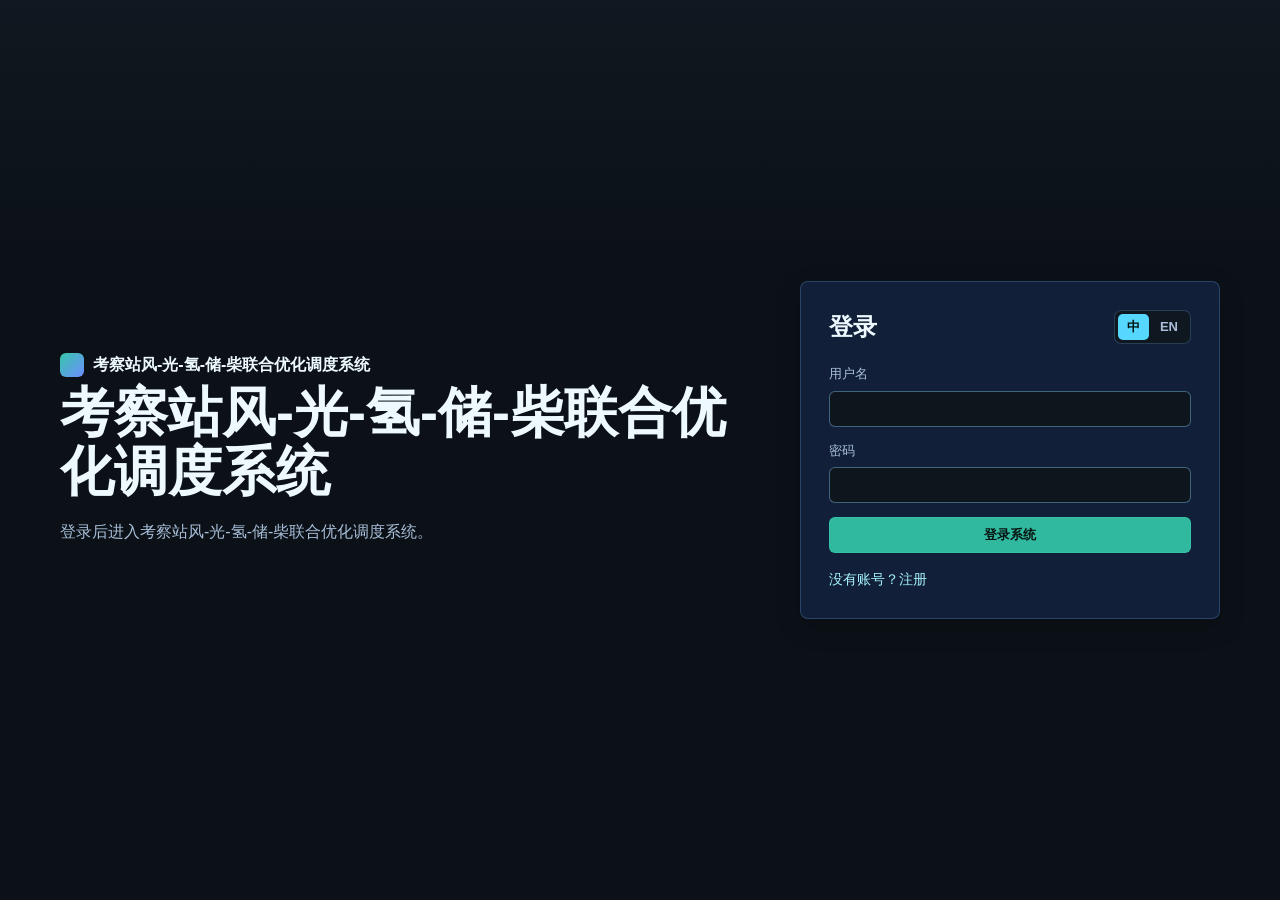
<file: login.html>
<!doctype html>
<html lang="zh-CN">
<head>
  <meta charset="utf-8">
  <meta name="viewport" content="width=device-width, initial-scale=1">
  <title>登录 - 考察站风-光-氢-储-柴联合优化调度系统</title>
  <link rel="icon" href="data:,">
  <link rel="stylesheet" href="assets/app.css">
</head>
<body>
  <main class="auth-shell">
    <section class="auth-hero">
      <a class="brand" href="login.html" data-i18n="brand">考察站风-光-氢-储-柴联合优化调度系统</a>
      <h1 data-i18n="home.title">考察站风-光-氢-储-柴联合优化调度系统</h1>
      <p data-i18n="auth.loginIntro">登录后进入考察站风-光-氢-储-柴联合优化调度系统。</p>
    </section>
    <section class="auth-card">
      <header>
        <h2 data-i18n="auth.loginTitle">登录</h2>
        <div class="language-switch" data-language-switch></div>
      </header>
      <form class="auth-form" data-auth-form="login">
        <label><span data-i18n="auth.username">用户名</span><input name="username" autocomplete="username" required></label>
        <label><span data-i18n="auth.password">密码</span><input name="password" type="password" autocomplete="current-password" required></label>
        <div class="auth-status" data-auth-status hidden></div>
        <button class="primary" type="submit" data-i18n="auth.loginAction">登录系统</button>
      </form>
      <div class="auth-links">
        <a href="register.html" data-i18n="auth.toRegister">没有账号？注册</a>
      </div>
    </section>
  </main>
  <script src="assets/common.js"></script>
  <script src="assets/i18n.js"></script>
  <script src="assets/theme.js"></script>
  <script src="assets/login.js"></script>
</body>
</html>
</file>
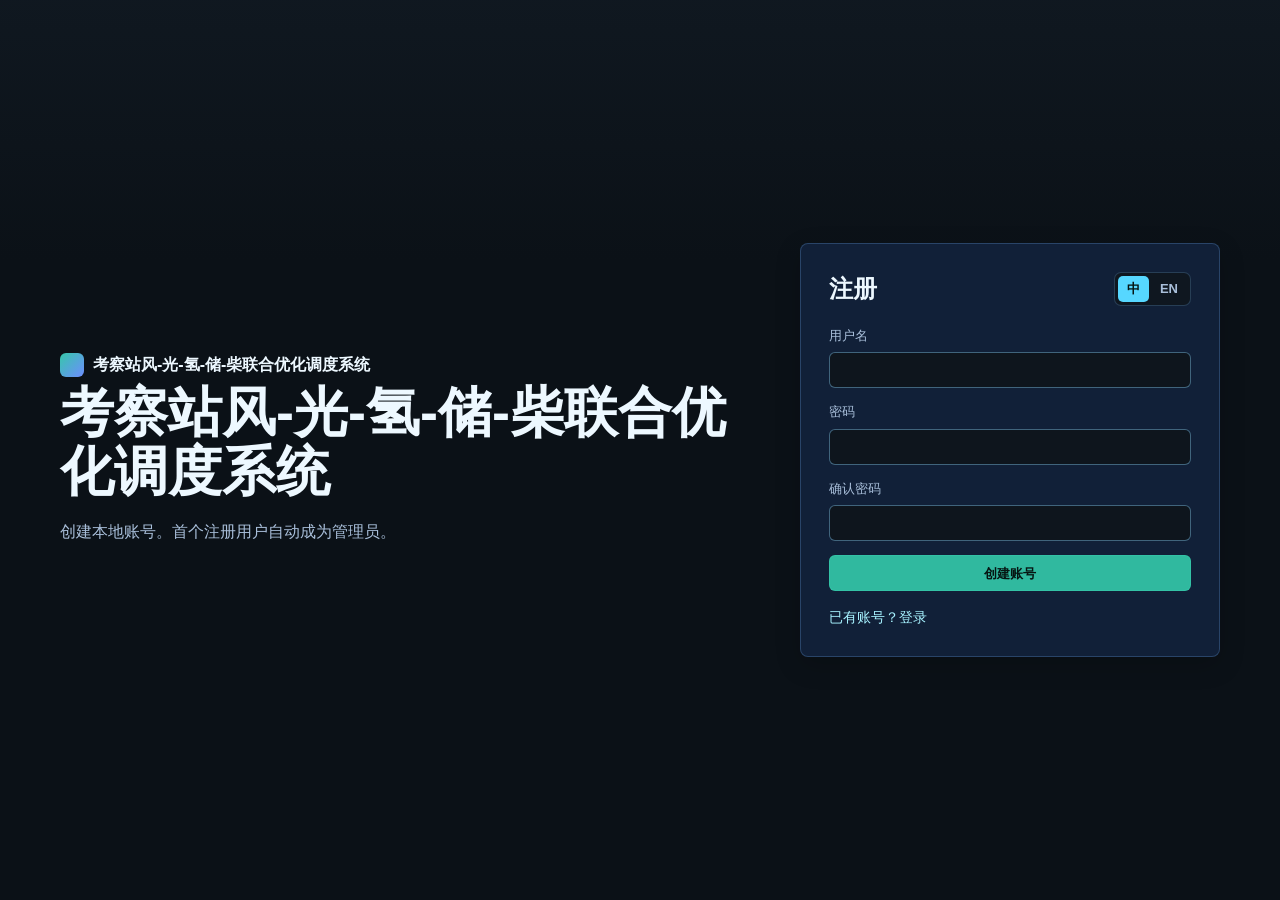
<file: register.html>
<!doctype html>
<html lang="zh-CN">
<head>
  <meta charset="utf-8">
  <meta name="viewport" content="width=device-width, initial-scale=1">
  <title>注册 - 考察站风-光-氢-储-柴联合优化调度系统</title>
  <link rel="icon" href="data:,">
  <link rel="stylesheet" href="assets/app.css">
</head>
<body>
  <main class="auth-shell">
    <section class="auth-hero">
      <a class="brand" href="login.html" data-i18n="brand">考察站风-光-氢-储-柴联合优化调度系统</a>
      <h1 data-i18n="home.title">考察站风-光-氢-储-柴联合优化调度系统</h1>
      <p data-i18n="auth.registerIntro">创建本地账号。首个注册用户自动成为管理员。</p>
    </section>
    <section class="auth-card">
      <header>
        <h2 data-i18n="auth.registerTitle">注册</h2>
        <div class="language-switch" data-language-switch></div>
      </header>
      <form class="auth-form" data-auth-form="register">
        <label><span data-i18n="auth.username">用户名</span><input name="username" autocomplete="username" required minlength="3"></label>
        <label><span data-i18n="auth.password">密码</span><input name="password" type="password" autocomplete="new-password" required minlength="6"></label>
        <label><span data-i18n="auth.confirmPassword">确认密码</span><input name="confirm_password" type="password" autocomplete="new-password" required minlength="6"></label>
        <div class="auth-status" data-auth-status hidden></div>
        <button class="primary" type="submit" data-i18n="auth.registerAction">创建账号</button>
      </form>
      <div class="auth-links">
        <a href="login.html" data-i18n="auth.toLogin">已有账号？登录</a>
      </div>
    </section>
  </main>
  <script src="assets/common.js"></script>
  <script src="assets/i18n.js"></script>
  <script src="assets/theme.js"></script>
  <script src="assets/login.js"></script>
</body>
</html>
</file>
<file: assets/app.css>
:root {
  color-scheme: dark;
  --bg: #071014;
  --bg-2: #0a171d;
  --panel: rgba(12, 28, 35, .88);
  --panel-2: rgba(17, 41, 49, .78);
  --panel-3: rgba(7, 17, 22, .92);
  --text: #edf8fb;
  --muted: #95aeb7;
  --line: rgba(139, 182, 194, .22);
  --line-strong: rgba(139, 182, 194, .42);
  --accent: #27d7b5;
  --accent-strong: #5fe7d8;
  --danger: #ff7b72;
  --warning: #ffbd73;
  --ok: #5ee39b;
  --queued: #72a7ff;
  --shadow: 0 20px 48px rgba(0, 0, 0, .34);
  font-family: "Microsoft YaHei", "Segoe UI", Arial, sans-serif;
}

* { box-sizing: border-box; }
[hidden] { display: none !important; }
body {
  margin: 0;
  min-height: 100vh;
  background:
    radial-gradient(circle at 18% 8%, rgba(39, 215, 181, .12), transparent 30%),
    radial-gradient(circle at 88% 2%, rgba(114, 167, 255, .10), transparent 26%),
    linear-gradient(145deg, #050b0e 0%, var(--bg) 46%, #0a1519 100%);
  color: var(--text);
}
body::before {
  content: "";
  position: fixed;
  inset: 0;
  pointer-events: none;
  background-image:
    linear-gradient(rgba(255,255,255,.035) 1px, transparent 1px),
    linear-gradient(90deg, rgba(255,255,255,.025) 1px, transparent 1px);
  background-size: 42px 42px;
  mask-image: linear-gradient(to bottom, rgba(0,0,0,.75), transparent 78%);
}
a { color: inherit; text-decoration: none; }
button, input, select, textarea {
  font: inherit;
}
button, .button {
  min-height: 34px;
  border: 1px solid var(--line-strong);
  background: rgba(12, 28, 35, .82);
  color: var(--text);
  padding: 7px 13px;
  border-radius: 6px;
  cursor: pointer;
  display: inline-flex;
  align-items: center;
  justify-content: center;
  gap: 6px;
  white-space: nowrap;
}
button:hover, .button:hover { border-color: var(--accent); }
button:disabled { opacity: .5; cursor: not-allowed; }
.primary { background: linear-gradient(135deg, #1fc7aa, #2a7cff); border-color: rgba(95,231,216,.65); color: #041113; font-weight: 700; }
.primary:hover { background: linear-gradient(135deg, #5fe7d8, #72a7ff); border-color: var(--accent-strong); }
.danger { color: var(--danger); border-color: rgba(255, 123, 114, .48); background: rgba(255, 123, 114, .09); }
.small { min-height: 30px; padding: 5px 10px; font-size: 13px; }

.app-shell {
  width: min(1500px, calc(100vw - 32px));
  margin: 0 auto;
  padding: 18px 0 40px;
}
.topbar {
  min-height: 68px;
  display: flex;
  align-items: center;
  gap: 16px;
  border-bottom: 1px solid var(--line);
  margin-bottom: 18px;
  position: sticky;
  top: 0;
  z-index: 10;
  backdrop-filter: blur(18px);
  background: linear-gradient(180deg, rgba(7,16,20,.94), rgba(7,16,20,.74));
}
.brand {
  display: inline-flex;
  align-items: center;
  gap: 10px;
  font-size: 18px;
  font-weight: 700;
  letter-spacing: 0;
  min-width: max-content;
}
.brand::before {
  content: "";
  width: 30px;
  height: 30px;
  border-radius: 8px;
  background:
    linear-gradient(135deg, rgba(39,215,181,.95), rgba(42,124,255,.9)),
    #10242c;
  box-shadow: 0 0 28px rgba(39,215,181,.26);
}
.main-nav {
  display: flex;
  flex-wrap: wrap;
  align-items: center;
  gap: 4px;
  flex: 1;
}
.main-nav a {
  padding: 8px 12px;
  border-radius: 6px;
  color: var(--muted);
  font-size: 14px;
}
.main-nav a.active,
.main-nav a:hover {
  color: var(--text);
  background: rgba(39, 215, 181, .12);
  box-shadow: inset 0 0 0 1px rgba(39, 215, 181, .22);
}

.topbar-tools {
  display: flex;
  align-items: center;
  justify-content: flex-end;
  gap: 10px;
  margin-left: auto;
}
.language-switch {
  display: inline-flex;
  gap: 2px;
  padding: 3px;
  border: 1px solid var(--line);
  border-radius: 7px;
  background: rgba(5, 14, 18, .68);
}
.language-switch button {
  min-height: 28px;
  padding: 3px 9px;
  border: 0;
  background: transparent;
  color: var(--muted);
}
.language-switch button.active {
  color: #041113;
  background: var(--accent);
}
.user-status {
  display: inline-flex;
  align-items: center;
  gap: 8px;
  color: var(--muted);
  font-size: 12px;
}
.user-status strong { color: var(--text); }
.user-status em {
  font-style: normal;
  color: var(--accent-strong);
}
.user-status button {
  min-height: 28px;
  padding: 3px 9px;
}

.home-grid {
  min-height: 420px;
  display: grid;
  grid-template-columns: minmax(0, 1.3fr) minmax(320px, .7fr);
  gap: 26px;
  align-items: stretch;
}
.home-lead,
.status-board,
.feature-strip,
.side-panel,
.main-panel,
.command-panel {
  background: var(--panel);
  border: 1px solid var(--line);
  border-radius: 8px;
  box-shadow: var(--shadow);
  backdrop-filter: blur(18px);
}
.home-lead {
  padding: 54px;
  display: flex;
  flex-direction: column;
  justify-content: center;
  position: relative;
  overflow: hidden;
}
.home-lead::after {
  content: "";
  position: absolute;
  right: -70px;
  bottom: -96px;
  width: 360px;
  height: 360px;
  border: 1px solid rgba(39, 215, 181, .18);
  border-radius: 50%;
  background: repeating-radial-gradient(circle, rgba(39,215,181,.18) 0 1px, transparent 1px 24px);
  opacity: .55;
}
.home-lead h1 {
  margin: 0 0 18px;
  font-size: 42px;
  line-height: 1.18;
  letter-spacing: 0;
}
.home-lead p {
  width: min(720px, 100%);
  margin: 0 0 28px;
  color: var(--muted);
  line-height: 1.8;
  font-size: 16px;
}
.home-actions { display: flex; gap: 12px; flex-wrap: wrap; }
.status-board {
  padding: 28px;
  display: grid;
  align-content: center;
  gap: 14px;
}
.status-card {
  border: 1px solid var(--line);
  background: var(--panel-2);
  border-radius: 8px;
  padding: 20px;
  display: flex;
  justify-content: space-between;
  align-items: center;
}
.status-card span { color: var(--muted); }
.status-card strong { font-size: 32px; }
.feature-strip {
  margin-top: 22px;
  display: grid;
  grid-template-columns: repeat(auto-fit, minmax(210px, 1fr));
  overflow: hidden;
}
.feature-strip a {
  padding: 24px;
  border-right: 1px solid var(--line);
  background: linear-gradient(180deg, rgba(255,255,255,.03), transparent);
}
.feature-strip a:last-child { border-right: 0; }
.feature-strip strong { display: block; margin-bottom: 8px; font-size: 18px; }
.feature-strip span { color: var(--muted); line-height: 1.6; }

.workspace { display: grid; gap: 18px; }
.two-column {
  grid-template-columns: 320px minmax(0, 1fr);
  align-items: start;
}
.input-config-page {
  height: 100vh;
  overflow: hidden;
}
.input-config-page .app-shell {
  width: 100%;
  height: 100vh;
  max-width: none;
  padding: 18px 16px 16px;
  display: flex;
  flex-direction: column;
  overflow: hidden;
}
.input-config-page .topbar {
  flex: 0 0 auto;
}
.input-config-page .workspace.two-column {
  flex: 1 1 auto;
  min-height: 0;
  width: 100%;
  grid-template-columns: clamp(300px, 18vw, 380px) minmax(0, 1fr);
  align-items: stretch;
  overflow: hidden;
}
.input-config-page .side-panel,
.input-config-page .main-panel {
  min-width: 0;
  min-height: 0;
  height: 100%;
  overflow: auto;
}
.input-config-page .main-panel {
  display: flex;
  flex-direction: column;
}
.input-config-page .side-panel {
  display: flex;
  flex-direction: column;
}
.input-config-page #schemeList {
  flex: 1 1 auto;
  align-content: start;
}
.input-config-page #computeConfigView:not([hidden]) {
  flex: 1 1 auto;
  min-height: 0;
  overflow: hidden;
}
.input-config-page #computeConfigView:not([hidden]) .compute-config-table {
  max-height: none;
}
.input-config-page .main-panel.curve-below-table-layout {
  overflow: hidden;
}
.input-config-page .main-panel.curve-below-table-layout #sheetTable {
  flex: 1 1 260px;
  min-height: 160px;
  overflow: auto;
}
.input-config-page .main-panel.curve-below-table-layout #sheetCurvePanel {
  flex: 0 0 clamp(240px, 29vh, 340px);
  min-height: 220px;
  margin-bottom: 0;
  display: flex;
  flex-direction: column;
  overflow: hidden;
}
.input-config-page .main-panel.curve-below-table-layout .sheet-curve-head {
  flex: 0 0 auto;
}
.input-config-page .main-panel.curve-below-table-layout .sheet-curve-buttons {
  max-height: 72px;
  overflow: auto;
}
.input-config-page .main-panel.curve-below-table-layout #sheetCurveChart {
  flex: 1 1 auto;
  min-height: 160px;
  height: auto;
}
.side-panel, .main-panel, .command-panel { padding: 18px; }
.compact { box-shadow: none; }
.compute-config-panel {
  margin: 16px 0;
  padding: 16px;
  border: 1px solid var(--line);
  border-radius: 8px;
  background: var(--panel-2);
  display: flex;
  flex-direction: column;
  min-height: 0;
}
.solve-start-form label {
  min-width: 260px;
  display: grid;
  gap: 6px;
  color: var(--muted);
  font-size: 13px;
}
.solve-start-form .sheet-meta {
  flex: 1;
  min-width: 260px;
  margin: 0;
}
.panel-head,
.scheme-summary {
  display: flex;
  justify-content: space-between;
  align-items: center;
  gap: 12px;
  margin-bottom: 14px;
}
h1, h2, h3 { letter-spacing: 0; }
h1 { margin: 0; font-size: 28px; line-height: 1.25; }
h2 { margin: 0; font-size: 20px; line-height: 1.35; }
h3 { margin: 0 0 10px; font-size: 16px; }
.section-label {
  display: block;
  margin-bottom: 6px;
  color: var(--muted);
  font-size: 13px;
}

.scheme-list,
.task-list,
.checkbox-list {
  display: grid;
  gap: 8px;
}
.scheme-search {
  width: 100%;
  margin: 0 0 12px;
}
.scheme-empty {
  padding: 10px 12px;
  color: var(--muted);
  border: 1px dashed var(--line);
  border-radius: 7px;
  font-size: 13px;
}
.scheme-item,
.task-item,
.checkbox-list label {
  width: 100%;
  border: 1px solid var(--line);
  background: var(--panel-2);
  border-radius: 7px;
  padding: 12px;
  cursor: pointer;
  text-align: left;
  min-width: 0;
}
.scheme-item.active,
.task-item.active {
  border-color: var(--accent);
  background: rgba(39, 215, 181, .12);
}
.scheme-item strong,
.task-item strong { display: block; margin-bottom: 4px; }
.scheme-item span,
.task-item span { color: var(--muted); font-size: 13px; }
.scheme-item strong,
.scheme-item span,
.scheme-item small,
.task-item strong,
.task-item span {
  min-width: 0;
  max-width: 100%;
  overflow: hidden;
  text-overflow: ellipsis;
  white-space: nowrap;
}
.scheme-item small {
  display: block;
  margin-top: 4px;
  color: var(--muted);
  font-size: 12px;
}
.input-config-page #schemeList {
  gap: 0;
  padding: 6px 0;
  border: 1px solid var(--line);
  border-radius: 8px;
  background: rgba(5, 14, 18, .36);
  overflow: auto;
}
.scheme-tree-entry {
  display: grid;
  min-width: 0;
}
.scheme-tree-node {
  display: grid;
  grid-template-columns: 28px minmax(0, 1fr);
  align-items: center;
  min-height: 44px;
  border-bottom: 1px solid rgba(139, 182, 194, .14);
}
.scheme-tree-branch {
  position: relative;
  width: 28px;
  align-self: stretch;
}
.scheme-tree-branch::before,
.scheme-tree-branch::after {
  content: "";
  position: absolute;
  background: rgba(139, 182, 194, .34);
}
.scheme-tree-branch::before {
  left: 14px;
  top: 0;
  bottom: 0;
  width: 1px;
}
.scheme-tree-branch::after {
  left: 14px;
  top: 50%;
  width: 10px;
  height: 1px;
}
.scheme-tree-entry:first-child .scheme-tree-branch::before {
  top: 50%;
}
.scheme-tree-entry:last-child .scheme-tree-branch::before {
  bottom: 50%;
}
.scheme-tree-entry:only-child .scheme-tree-branch::before {
  display: none;
}
.scheme-tree-toggle {
  width: 28px;
  min-width: 28px;
  min-height: 34px;
  border: 0;
  border-radius: 0;
  padding: 0;
  background: transparent;
  color: var(--muted);
  box-shadow: none;
}
.scheme-tree-toggle span::before {
  content: ">";
  display: inline-block;
  font: 700 14px/1 Consolas, monospace;
  transform-origin: center;
  transition: transform .15s ease;
}
.scheme-tree-node.expanded .scheme-tree-toggle span::before {
  transform: rotate(90deg);
}
.scheme-tree-folder,
.scheme-tree-file {
  width: 100%;
  min-width: 0;
  min-height: 38px;
  border: 0;
  border-radius: 0;
  padding: 7px 10px 7px 2px;
  background: transparent;
  color: var(--text);
  box-shadow: none;
  text-align: left;
  display: grid;
  align-items: center;
  gap: 9px;
  overflow: hidden;
}
.scheme-tree-folder {
  grid-template-columns: 20px minmax(0, 1fr) auto;
  min-height: 44px;
  padding: 8px 12px 8px 4px;
}
.scheme-tree-file {
  grid-template-columns: 20px minmax(110px, .8fr) minmax(0, 1fr);
  padding-left: 38px;
  color: var(--muted);
}
.scheme-tree-folder:hover,
.scheme-tree-folder:focus-visible,
.scheme-tree-file:hover,
.scheme-tree-file:focus-visible,
.scheme-tree-toggle:hover,
.scheme-tree-toggle:focus-visible {
  outline: none;
  background: rgba(39, 215, 181, .07);
}
.scheme-tree-folder.active,
.scheme-tree-file.active {
  background: rgba(39, 215, 181, .12);
}
.scheme-tree-folder strong {
  min-width: 0;
  overflow: hidden;
  text-overflow: ellipsis;
  white-space: nowrap;
}
.scheme-tree-folder small {
  color: var(--muted);
  font-size: 12px;
  font-weight: 700;
  letter-spacing: 0;
  white-space: nowrap;
}
.scheme-tree-file.active {
  box-shadow: inset 3px 0 0 var(--accent);
}
.scheme-tree-children {
  display: grid;
}
.scheme-tree-icon {
  position: relative;
  width: 17px;
  height: 15px;
  display: inline-block;
  opacity: .92;
}
.scheme-tree-icon.folder::before {
  content: "";
  position: absolute;
  left: 1px;
  top: 4px;
  width: 15px;
  height: 10px;
  border: 2px solid currentColor;
  border-radius: 3px;
}
.scheme-tree-icon.folder::after {
  content: "";
  position: absolute;
  left: 2px;
  top: 1px;
  width: 8px;
  height: 5px;
  border: 2px solid currentColor;
  border-bottom: 0;
  border-radius: 3px 3px 0 0;
}
.scheme-tree-icon.file::before {
  content: "";
  position: absolute;
  left: 3px;
  top: 1px;
  width: 11px;
  height: 13px;
  border: 2px solid currentColor;
  border-radius: 2px;
}
.scheme-tree-icon.file::after {
  content: "";
  position: absolute;
  right: 2px;
  top: 1px;
  width: 5px;
  height: 5px;
  border-left: 2px solid currentColor;
  border-bottom: 2px solid currentColor;
  background: var(--bg-2);
}
.scheme-tree-folder strong,
.scheme-tree-folder small,
.scheme-tree-file strong,
.scheme-tree-file span {
  display: block;
  margin: 0;
  min-width: 0;
  overflow: hidden;
  text-overflow: ellipsis;
  white-space: nowrap;
}
.scheme-tree-folder strong,
.scheme-tree-file strong {
  font-size: 14px;
  font-weight: 800;
}
.scheme-tree-folder small {
  justify-self: end;
  color: var(--muted);
  font-size: 12px;
}
.scheme-tree-file span {
  color: var(--muted);
  font-size: 12px;
}
.task-item .status-pill { margin-top: 8px; }
.toolbar {
  display: grid;
  grid-template-columns: minmax(0, 1fr) minmax(0, 1.2fr);
  gap: 12px;
  margin-bottom: 18px;
}
.inline-form {
  display: flex;
  gap: 8px;
  align-items: center;
  flex-wrap: wrap;
  padding: 12px;
  border: 1px solid var(--line);
  border-radius: 8px;
  background: var(--panel-2);
}
input, select {
  min-height: 34px;
  border: 1px solid var(--line-strong);
  border-radius: 6px;
  padding: 7px 10px;
  background: rgba(5, 14, 18, .76);
  color: var(--text);
  min-width: 0;
}
input:focus, select:focus {
  outline: 2px solid rgba(15, 118, 110, .18);
  border-color: var(--accent);
}

.summary-actions, .footer-actions, .form-actions {
  display: flex;
  align-items: center;
  gap: 10px;
  flex-wrap: wrap;
}
.sheet-tabs {
  display: flex;
  flex-wrap: wrap;
  gap: 8px;
  margin: 16px 0 10px;
}
.input-config-page .sheet-tabs {
  flex: 0 0 auto;
  flex-wrap: nowrap;
  gap: 5px;
  overflow-x: auto;
  overflow-y: hidden;
  padding-bottom: 2px;
  scrollbar-width: thin;
}
.input-config-page .sheet-tabs button {
  flex: 0 0 auto;
  min-width: 0;
  padding-inline: 8px;
}
.sheet-tabs button.active {
  background: #e9f7f5;
  border-color: var(--accent);
  color: var(--accent-strong);
}
.sheet-meta {
  color: var(--muted);
  font-size: 13px;
  margin-bottom: 10px;
}
.data-table {
  overflow: auto;
  border: 1px solid var(--line);
  border-radius: 8px;
  background: var(--panel-3);
}
.data-table table {
  width: 100%;
  min-width: 760px;
  border-collapse: collapse;
}
.data-table th,
.data-table td {
  border-bottom: 1px solid var(--line);
  border-right: 1px solid var(--line);
  padding: 8px 10px;
  text-align: left;
  vertical-align: top;
  font-size: 13px;
}
.data-table th {
  position: sticky;
  top: 0;
  background: #10252d;
  z-index: 1;
  font-weight: 700;
}
.compute-config-table {
  flex: 1 1 auto;
  margin-bottom: 10px;
  max-height: clamp(320px, calc(100vh - 320px), 640px);
  min-height: 0;
  overflow: auto;
}
.compute-config-table table {
  min-width: 680px;
}
.compute-config-table th:first-child {
  width: 220px;
}
.compute-config-table td:nth-child(2) {
  min-width: 260px;
}
.compute-config-table td:nth-child(3) {
  width: 220px;
  color: var(--muted);
}
.compute-config-value-cell {
  cursor: pointer;
  min-width: 240px;
}
.compute-config-value-cell:hover,
.compute-config-value-cell:focus-visible {
  outline: none;
  background: rgba(39, 215, 181, .07);
}
.compute-config-value-cell.editing {
  padding: 4px 8px;
  background: rgba(39, 215, 181, .09);
}
.compute-config-display {
  display: flex;
  align-items: center;
  min-height: 28px;
  color: var(--text);
  white-space: nowrap;
}
.compute-config-display.empty::before {
  content: "";
}
.compute-config-display.boolean {
  display: inline-flex;
  min-height: 24px;
  padding: 2px 8px;
  border: 1px solid rgba(139, 182, 194, .26);
  border-radius: 999px;
  color: var(--muted);
}
.compute-config-display.boolean.enabled {
  border-color: rgba(95, 231, 216, .52);
  color: var(--accent-strong);
  background: rgba(39, 215, 181, .10);
}
.compute-config-table input,
.compute-config-table select {
  width: 100%;
  min-height: 34px;
}
.compute-config-table code {
  color: var(--muted);
  font-size: 12px;
  overflow-wrap: anywhere;
}
.table-check-row {
  display: inline-flex;
  align-items: center;
  gap: 8px;
  min-height: 34px;
  color: var(--text);
}
.table-check-row input {
  width: 16px;
  min-height: 16px;
  height: 16px;
}
.sheet-curve-panel {
  position: relative;
  margin: 12px 0;
  padding: 12px;
  border: 1px solid var(--line);
  border-radius: 8px;
  background: rgba(7, 17, 22, .78);
  overflow: hidden;
}
.sheet-curve-head {
  display: flex;
  align-items: flex-start;
  justify-content: space-between;
  gap: 12px;
  margin-bottom: 10px;
}
.sheet-curve-head h2 {
  margin: 2px 0 0;
  font-size: 18px;
}
.sheet-curve-buttons {
  display: flex;
  flex-wrap: wrap;
  justify-content: flex-end;
  gap: 8px;
  max-width: 72%;
}
.sheet-curve-legend {
  min-height: 30px;
  height: 30px;
  font-size: 12px;
  max-width: 210px;
  border-radius: 6px;
  overflow: hidden;
  text-overflow: ellipsis;
  justify-content: flex-start;
}
.sheet-curve-legend.selected {
  border-color: var(--accent-strong);
  background: rgba(39, 215, 181, .16);
  color: var(--accent-strong);
}
.sheet-curve-legend.hidden-curve {
  color: var(--muted);
  opacity: .52;
}
.sheet-curve-legend.hidden-curve .sheet-curve-swatch {
  opacity: .34;
}
.sheet-curve-swatch {
  flex: 0 0 auto;
  width: 9px;
  height: 9px;
  border-radius: 999px;
  box-shadow: 0 0 0 1px rgba(255,255,255,.22);
}
.sheet-curve-legend span:last-child {
  min-width: 0;
  overflow: hidden;
  text-overflow: ellipsis;
}
.sheet-curve-chart {
  display: block;
  width: 100%;
  height: clamp(220px, 30vh, 340px);
  border: 1px solid rgba(139, 182, 194, .18);
  border-radius: 8px;
  background: linear-gradient(180deg, rgba(12, 28, 35, .96), rgba(5, 13, 17, .92));
  cursor: crosshair;
  touch-action: none;
  user-select: none;
}
.wind-power-curve-panel,
.diesel-fuel-curve-panel {
  margin-top: 14px;
  margin-bottom: 0;
}
.wind-power-curve-panel .sheet-curve-chart,
.diesel-fuel-curve-panel .sheet-curve-chart {
  height: clamp(260px, 34vh, 400px);
  cursor: default;
}
.wind-power-curve-panel .curve-point,
.diesel-fuel-curve-panel .curve-point {
  cursor: default;
}
.sheet-curve-chart.editing {
  cursor: ns-resize;
}
.sheet-curve-chart text {
  font-family: "Microsoft YaHei", "Segoe UI", Arial, sans-serif;
}
.sheet-curve-chart .curve-point {
  cursor: ns-resize;
}
.chart-tip {
  position: absolute;
  z-index: 20;
  max-width: min(260px, calc(100vw - 24px));
  padding: 8px 10px;
  border: 1px solid rgba(95, 231, 216, .48);
  border-radius: 8px;
  background: rgba(5, 13, 17, .94);
  color: var(--text);
  box-shadow: 0 16px 32px rgba(0, 0, 0, .32);
  pointer-events: none;
  font-size: 12px;
  white-space: nowrap;
}
.sheet-pager {
  display: flex;
  align-items: center;
  justify-content: space-between;
  gap: 12px;
  margin: 10px 0;
  padding: 8px 10px;
  border: 1px solid var(--line);
  border-radius: 8px;
  background: rgba(12, 28, 35, .72);
}
.sheet-pager-actions {
  display: inline-flex;
  gap: 8px;
}
.sheet-page-info {
  color: var(--muted);
  font-size: 13px;
}
.sheet-pager label {
  display: inline-flex;
  align-items: center;
  gap: 6px;
  color: var(--muted);
  font-size: 13px;
  white-space: nowrap;
}
.sheet-pager select {
  min-height: 32px;
}
.sheet-toolbar {
  margin: 10px 0;
  padding: 8px 10px;
  border: 1px solid var(--line);
  border-radius: 8px;
  background: rgba(12, 28, 35, .72);
}
.sheet-toolbar .primary {
  min-width: 78px;
}
.sheet-preview-table th {
  min-width: 112px;
  max-width: 220px;
  white-space: normal;
  line-height: 1.25;
}
.sheet-preview-table th span {
  display: -webkit-box;
  -webkit-line-clamp: 3;
  -webkit-box-orient: vertical;
  overflow: hidden;
  word-break: break-word;
  overflow-wrap: anywhere;
}
.sheet-preview-table td {
  min-width: 112px;
}
.sheet-preview-table tbody tr {
  cursor: pointer;
}
.sheet-preview-table tbody tr.selected td {
  background: rgba(39, 215, 181, .16);
  box-shadow: inset 0 1px 0 rgba(95, 231, 216, .22), inset 0 -1px 0 rgba(95, 231, 216, .22);
}
.editable-table td[contenteditable="true"] {
  min-width: 96px;
  background: rgba(255,255,255,.035);
}
.editable-table .sheet-preview-table tbody tr.selected td[contenteditable="true"] {
  background: rgba(39, 215, 181, .16);
  box-shadow: inset 0 1px 0 rgba(95, 231, 216, .22), inset 0 -1px 0 rgba(95, 231, 216, .22);
}
.editable-table td[contenteditable="true"]:focus {
  outline: 2px solid rgba(15, 118, 110, .18);
  background: rgba(39, 215, 181, .09);
}
#saveHint { color: var(--muted); font-size: 13px; }

@media (max-width: 860px) {
  .sheet-curve-head,
  .sheet-pager {
    align-items: stretch;
    flex-direction: column;
  }
  .sheet-curve-buttons {
    max-width: none;
    justify-content: flex-start;
  }
}

.command-panel {
  display: grid;
  gap: 18px;
}
.config-grid {
  display: grid;
  grid-template-columns: repeat(4, minmax(150px, 1fr));
  gap: 12px;
  align-items: end;
}
.config-grid.dense {
  grid-template-columns: repeat(3, minmax(140px, 1fr));
}
.config-grid label {
  display: grid;
  gap: 6px;
  color: var(--muted);
  font-size: 13px;
}
.config-grid label input,
.config-grid label select {
  color: var(--text);
  font-size: 14px;
}
.check-row {
  display: flex !important;
  grid-auto-flow: column;
  align-items: center;
  justify-content: start;
  gap: 8px !important;
  color: var(--text) !important;
}
.check-row input { min-height: 0; width: 16px; height: 16px; }
.result-layout {
  display: grid;
  grid-template-columns: 330px minmax(0, 1fr);
  gap: 18px;
}
.metric-grid {
  display: grid;
  grid-template-columns: repeat(4, minmax(0, 1fr));
  gap: 10px;
  margin-bottom: 16px;
}
.metric {
  border: 1px solid var(--line);
  background: var(--panel-2);
  border-radius: 8px;
  padding: 12px;
}
.metric span { display: block; color: var(--muted); font-size: 12px; margin-bottom: 6px; }
.metric strong { font-size: 20px; line-height: 1.2; overflow-wrap: anywhere; }
.split-results {
  display: grid;
  grid-template-columns: minmax(0, 1fr) minmax(0, 1fr);
  gap: 14px;
}
.log-box, .summary-box {
  height: 430px;
  overflow: auto;
  margin: 0;
  padding: 12px;
  border: 1px solid var(--line);
  border-radius: 8px;
  background: #050d11;
  color: #e6edf7;
  font: 12px/1.6 Consolas, "Microsoft YaHei UI", monospace;
  white-space: pre-wrap;
}
.summary-box {
  background: var(--panel-3);
  color: var(--text);
}

.dispatch-panel {
  display: grid;
  gap: 12px;
}

.dispatch-toolbar {
  display: grid;
  grid-template-columns: minmax(230px, 1fr) repeat(3, minmax(170px, .55fr)) auto;
  gap: 10px;
  align-items: end;
}

.dispatch-toolbar label {
  display: grid;
  gap: 6px;
  color: var(--muted);
  font-size: 12px;
  min-width: 0;
}

.dispatch-toolbar input,
.dispatch-toolbar select {
  width: 100%;
}

.dispatch-status {
  min-height: 58px;
  display: grid;
  align-content: center;
  gap: 3px;
  padding: 10px 12px;
  border: 1px solid var(--line);
  border-radius: 8px;
  background: var(--panel-3);
}

.dispatch-status strong {
  font-size: 14px;
}

.dispatch-status span {
  min-width: 0;
  color: var(--muted);
  font-size: 12px;
  overflow: hidden;
  text-overflow: ellipsis;
  white-space: nowrap;
}

.dispatch-actions {
  display: flex;
  flex-wrap: wrap;
  justify-content: flex-end;
  gap: 8px;
  min-width: 260px;
}

.dispatch-table {
  max-height: 430px;
}

.dispatch-table table {
  min-width: 2100px;
}

.dispatch-table th {
  white-space: nowrap;
}

.dispatch-table td {
  min-width: 118px;
  padding: 5px 6px;
}

.dispatch-table input,
.dispatch-table select {
  width: 100%;
  min-height: 30px;
  padding: 4px 7px;
  font-size: 12px;
}

.readonly-cell {
  display: inline-flex;
  align-items: center;
  min-height: 30px;
  color: var(--muted);
  font-variant-numeric: tabular-nums;
}

.verification-app-shell {
  width: 100%;
  height: 100vh;
  max-width: none;
  padding: 18px 16px 16px;
  display: flex;
  flex-direction: column;
  overflow: hidden;
}

.verification-workspace {
  flex: 1 1 auto;
  min-height: 0;
  display: grid;
  grid-template-columns: clamp(280px, 17vw, 340px) minmax(0, 1fr);
  grid-template-rows: minmax(0, 1fr);
  gap: 14px;
  overflow: hidden;
}

.verification-error {
  grid-column: 1 / -1;
}

.verification-scheme-rail,
.verification-control-card,
.verification-result-card {
  min-width: 0;
  min-height: 0;
  border: 1px solid var(--line);
  border-radius: var(--radius, 8px);
  background: var(--panel);
  box-shadow: var(--shadow-soft);
}

.verification-scheme-rail {
  display: grid;
  grid-template-rows: auto minmax(0, 1fr) auto auto;
  gap: 12px;
  padding: 16px;
  overflow: hidden;
}

.verification-rail-head,
.verification-section-head,
.verification-dispatch-editor-head {
  min-width: 0;
  display: flex;
  align-items: center;
  justify-content: space-between;
  gap: 10px;
}

.verification-rail-head h1 {
  font-size: 24px;
}

.verification-scheme-list {
  min-height: 0;
  overflow: auto;
  border: 1px solid var(--line);
  border-radius: 8px;
  background: var(--panel-3);
}

.verification-scheme-item {
  width: 100%;
  min-height: 58px;
  display: grid;
  grid-template-columns: 18px 20px minmax(0, 1fr) auto;
  grid-template-areas:
    "branch icon name time"
    "branch icon result result";
  align-items: center;
  gap: 3px 8px;
  padding: 8px 10px 8px 6px;
  border: 0;
  border-bottom: 1px solid rgba(139, 182, 194, .14);
  border-radius: 0;
  background: transparent;
  text-align: left;
  color: var(--text);
}

.verification-scheme-item:hover,
.verification-scheme-item:focus-visible {
  outline: none;
  background: rgba(54, 199, 170, .08);
}

.verification-scheme-item.active {
  background: rgba(54, 199, 170, .14);
  box-shadow: inset 3px 0 0 var(--accent);
}

.verification-tree-branch {
  grid-area: branch;
  position: relative;
  align-self: stretch;
}

.verification-tree-branch::before,
.verification-tree-branch::after {
  content: "";
  position: absolute;
  background: rgba(139, 182, 194, .32);
}

.verification-tree-branch::before {
  left: 9px;
  top: 0;
  bottom: 0;
  width: 1px;
}

.verification-tree-branch::after {
  left: 9px;
  top: 50%;
  width: 10px;
  height: 1px;
}

.verification-scheme-item .scheme-tree-icon {
  grid-area: icon;
}

.verification-scheme-item strong {
  grid-area: name;
  min-width: 0;
  overflow: hidden;
  text-overflow: ellipsis;
  white-space: nowrap;
  font-size: 14px;
  font-weight: 900;
}

.verification-scheme-item em {
  grid-area: time;
  color: var(--muted);
  font-size: 11px;
  font-style: normal;
  white-space: nowrap;
}

.verification-scheme-item small {
  grid-area: result;
  min-width: 0;
  color: var(--warning);
  font-size: 11.5px;
  font-weight: 750;
  overflow: hidden;
  text-overflow: ellipsis;
  white-space: nowrap;
}

.verification-scheme-item small.ready {
  color: var(--muted);
}

.verification-empty,
.verification-task-empty {
  padding: 10px 12px;
  color: var(--muted);
  font-size: 13px;
}

.verification-rail-summary {
  display: grid;
  gap: 5px;
  padding: 10px 12px;
  border: 1px solid var(--line);
  border-radius: 8px;
  background: var(--panel-3);
}

.verification-rail-summary span,
.verification-dispatch-editor-head span {
  color: var(--muted);
  font-size: 11.5px;
  font-weight: 800;
}

.verification-rail-summary strong {
  color: var(--text);
  font-size: 14px;
}

.verification-rail-summary em {
  min-width: 0;
  color: var(--muted);
  font-size: 11px;
  font-style: normal;
  overflow: hidden;
  text-overflow: ellipsis;
  white-space: nowrap;
}

.verification-rail-actions {
  display: grid;
  grid-template-columns: repeat(3, minmax(0, 1fr));
  gap: 8px;
}

.verification-workbench {
  min-width: 0;
  min-height: 0;
  display: grid;
  grid-template-rows: auto minmax(0, 1fr);
  gap: 14px;
  overflow: hidden;
}

.verification-control-card {
  padding: 14px;
  overflow: hidden;
}

.verification-control-form {
  display: grid;
  gap: 12px;
}

.verification-command-row {
  display: grid;
  grid-template-columns: minmax(180px, .75fr) auto minmax(0, 2.8fr);
  gap: 10px;
  align-items: stretch;
}

.verification-current,
.verification-status-cell {
  min-width: 0;
  display: grid;
  align-content: center;
  gap: 4px;
  padding: 10px 12px;
  border: 1px solid var(--line);
  border-radius: 8px;
  background: var(--panel-3);
}

.verification-current span,
.verification-status-cell span,
.verification-dispatch-controls label span {
  color: var(--muted);
  font-size: 11.5px;
  font-weight: 800;
}

.verification-current strong,
.verification-status-cell strong {
  min-width: 0;
  color: var(--text);
  font-size: 15px;
  font-weight: 900;
  overflow: hidden;
  text-overflow: ellipsis;
  white-space: nowrap;
}

.verification-actions {
  display: flex;
  align-items: stretch;
  gap: 8px;
}

.verification-actions button {
  min-width: 62px;
}

.verification-status-grid {
  min-width: 0;
  display: grid;
  grid-template-columns: repeat(5, minmax(0, 1fr));
  gap: 8px;
}

.verification-dispatch-controls {
  min-width: 0;
  display: grid;
  grid-template-columns: minmax(190px, .9fr) minmax(170px, .7fr) minmax(170px, .7fr) minmax(320px, 1.4fr);
  gap: 10px;
  align-items: end;
}

.verification-dispatch-controls label {
  min-width: 0;
  display: grid;
  gap: 5px;
}

.verification-dispatch-controls input,
.verification-dispatch-controls select {
  width: 100%;
}

.verification-dispatch-actions {
  min-width: 0;
  display: flex;
  flex-wrap: wrap;
  justify-content: flex-end;
  gap: 8px;
}

.verification-dispatch-actions button {
  min-height: 32px;
  padding: 6px 10px;
  font-size: 12.5px;
}

.verification-dispatch-editor {
  min-height: 0;
  display: grid;
  grid-template-rows: auto minmax(76px, 110px);
  gap: 8px;
}

.verification-dispatch-editor-head strong {
  color: var(--text);
  font-size: 14px;
}

.verification-workbench .dispatch-table {
  max-height: none;
}

.verification-result-card {
  display: grid;
  grid-template-rows: auto auto minmax(0, 1fr);
  gap: 10px;
  padding: 14px;
  overflow: hidden;
}

.verification-result-tabs {
  margin: 0;
}

.verification-task-strip {
  min-width: 0;
  display: flex;
  gap: 8px;
  overflow-x: auto;
  padding-bottom: 2px;
}

.verification-task-chip {
  flex: 0 0 auto;
  min-width: 170px;
  display: grid;
  grid-template-columns: minmax(0, 1fr) auto;
  gap: 3px 8px;
  justify-content: stretch;
  padding: 8px 10px;
  border: 1px solid var(--line);
  border-radius: 8px;
  background: var(--panel-3);
  color: var(--text);
  text-align: left;
}

.verification-task-chip.active,
.verification-task-chip:hover,
.verification-task-chip:focus-visible {
  outline: none;
  border-color: rgba(54, 199, 170, .70);
  background: rgba(54, 199, 170, .12);
}

.verification-task-chip strong,
.verification-task-chip span:first-of-type {
  min-width: 0;
  overflow: hidden;
  text-overflow: ellipsis;
  white-space: nowrap;
}

.verification-task-chip span:first-of-type {
  grid-column: 1 / -1;
  color: var(--muted);
  font-size: 11px;
}

.verification-task-chip .status-pill {
  align-self: start;
}

.verification-result-body,
.verification-result-panel {
  min-width: 0;
  min-height: 0;
}

.verification-result-body {
  overflow: hidden;
}

.verification-result-panel {
  height: 100%;
}

.verification-result-panel:not(.active) {
  display: none;
}

.verification-log-panel.active {
  display: grid;
  grid-template-rows: auto minmax(0, 1fr);
  gap: 10px;
}

.verification-log-box {
  height: auto;
  min-height: 0;
}

.verification-stats-panel.active {
  display: grid;
  grid-template-rows: auto minmax(0, 1fr);
  gap: 10px;
}

.verification-metric-grid {
  grid-template-columns: repeat(4, minmax(0, 1fr));
  margin-bottom: 0;
  overflow: auto;
  max-height: 190px;
  padding-right: 2px;
}

.verification-rows-table {
  min-height: 0;
}

.verification-curves-panel.active {
  display: grid;
  grid-template-rows: minmax(0, 1fr);
}

.verification-curves-panel .verification-curve-panel {
  min-height: 0;
  height: 100%;
  margin: 0;
  display: grid;
  grid-template-rows: auto minmax(0, 1fr);
  overflow: hidden;
}

.verification-curves-panel .verification-curve-panel[hidden] {
  display: none;
}

.verification-curves-panel .verification-curve-svg {
  height: 100%;
  min-height: 260px;
}

.verification-curve-panel {
  margin: 0 0 16px;
  padding: 12px;
  border: 1px solid var(--line);
  border-radius: 8px;
  background: var(--panel-3);
}

.verification-curve-tabs {
  display: flex;
  flex-wrap: wrap;
  justify-content: flex-end;
  gap: 6px;
}

.verification-curve-tabs button {
  min-height: 30px;
  padding: 5px 10px;
  color: var(--muted);
  background: #101a23;
}

.verification-curve-tabs button.active {
  border-color: rgba(54, 199, 170, .72);
  background: var(--accent);
  color: #061512;
}

.verification-curve-svg {
  width: 100%;
  height: clamp(260px, 32vh, 380px);
  margin-top: 10px;
  border: 1px solid var(--line);
  border-radius: 8px;
  background: #0f1720;
}

.verification-curve-legend text {
  fill: var(--muted);
  font-size: 11px;
}

.batch-form {
  display: grid;
  grid-template-columns: minmax(260px, .55fr) minmax(0, 1fr);
  gap: 18px;
  align-items: start;
}
.batch-form .form-actions {
  grid-column: 1 / -1;
}
.task-board-toolbar {
  display: grid;
  gap: 10px;
}
.task-type-tabs {
  display: flex;
  gap: 8px;
  flex-wrap: wrap;
}
.task-type-tab.active {
  background: #e9f7f5;
  border-color: var(--accent);
  color: var(--accent-strong);
}
.task-section[hidden] {
  display: none !important;
}
.task-actions-cell {
  min-width: 180px;
}
.task-actions {
  display: flex;
  gap: 6px;
  flex-wrap: wrap;
}
.task-log-cell {
  max-width: 280px;
  white-space: nowrap;
  overflow: hidden;
  text-overflow: ellipsis;
}

.optimization-workspace {
  height: calc(100vh - 104px);
  min-height: 660px;
  display: grid;
  grid-template-columns: 260px minmax(0, 1fr);
  grid-template-rows: minmax(150px, 1fr) 8px minmax(0, 1fr);
  gap: 16px;
}
.optimization-workspace > .scheme-rail {
  grid-column: 1;
  grid-row: 1 / 4;
  min-height: 0;
  display: grid;
  grid-template-rows: auto minmax(0, 1fr) auto;
  gap: 10px;
  padding: 18px;
  overflow: hidden;
  border: 1px solid var(--line);
  border-radius: 8px;
  background: var(--panel);
}
.optimization-workspace > .optimization-panel {
  grid-column: 2;
  grid-row: 1 / 4;
}
.scheme-list-title {
  color: var(--text);
  font-size: 18px;
  font-weight: 900;
}
.scheme-list {
  min-height: 0;
  overflow: auto;
}
.scheme-list-items {
  position: relative;
  display: grid;
  grid-auto-rows: max-content;
  align-content: start;
  gap: 4px;
  margin: 0;
  padding: 2px 0 2px 12px;
  list-style: none;
}
.scheme-list-items::before {
  content: "";
  position: absolute;
  top: 7px;
  bottom: 7px;
  left: 13px;
  width: 1px;
  background: rgba(33, 213, 255, .34);
}
.optimization-workspace .scheme-item {
  position: relative;
  width: 100%;
  min-height: 34px;
  padding: 7px 10px 7px 30px;
  border: 0;
  border-bottom: 1px solid rgba(20, 190, 255, .18);
  border-radius: 0;
  background: transparent;
  color: var(--muted);
  text-align: left;
  box-shadow: none;
  cursor: pointer;
}
.optimization-workspace .scheme-item::before {
  content: "";
  position: absolute;
  top: 50%;
  left: 2px;
  width: 18px;
  height: 1px;
  background: rgba(33, 213, 255, .34);
}
.optimization-workspace .scheme-item::after {
  content: "";
  position: absolute;
  top: calc(50% - 4px);
  left: 18px;
  width: 7px;
  height: 7px;
  border: 1px solid rgba(33, 213, 255, .58);
  border-radius: 50%;
  background: rgba(4, 20, 48, .96);
  box-shadow: 0 0 0 2px rgba(4, 20, 48, .86);
}
.optimization-workspace .scheme-item.active {
  color: #fff;
  font-weight: 900;
}
.optimization-workspace .scheme-item.active::before,
.optimization-workspace .scheme-item:hover::before,
.optimization-workspace .scheme-item:focus-visible::before {
  background: var(--accent);
}
.optimization-workspace .scheme-item.active::after {
  border-color: var(--accent);
  background: var(--accent);
  box-shadow: 0 0 0 3px rgba(33, 213, 255, .16);
}
.optimization-workspace .scheme-item:hover,
.optimization-workspace .scheme-item:focus-visible {
  outline: none;
  background: rgba(33, 213, 255, .12);
  color: #fff;
}
.scheme-list-resize-handle {
  position: relative;
  min-height: 8px;
  border-radius: 999px;
}
.scheme-list-resize-handle::before {
  content: "";
  position: absolute;
  left: 10px;
  right: 10px;
  top: 2px;
  height: 4px;
  border-radius: 999px;
  background: rgba(33, 213, 255, .34);
}
.optimization-panel {
  min-width: 0;
  min-height: 0;
  display: grid;
  grid-template-rows: max-content minmax(220px, 1fr);
  gap: 16px;
  overflow: hidden;
}
.optimization-command-card,
.optimization-result-card {
  min-height: 0;
  padding: 16px;
  border: 1px solid var(--line);
  border-radius: 8px;
  background: var(--panel);
}
.optimization-command-card {
  display: grid;
  gap: 10px;
}
.optimization-command-row {
  display: flex;
  align-items: center;
  gap: 10px;
  flex-wrap: nowrap;
  min-width: 0;
}
.optimization-current-scheme {
  flex: 0 1 220px;
  min-width: 150px;
  color: var(--text);
  font-weight: 900;
  overflow: hidden;
  text-overflow: ellipsis;
  white-space: nowrap;
}
.optimization-actions {
  display: flex;
  gap: 10px;
  flex: 0 0 auto;
}
.optimization-actions button {
  padding: 10px 14px;
  border-radius: 8px;
  font-weight: 800;
}
.optimization-actions .queue-action {
  background: rgba(5, 34, 70, .56);
  color: var(--text);
  border-color: rgba(108, 147, 160, .28);
}
.optimization-status-grid {
  display: grid;
  grid-template-columns: repeat(5, minmax(86px, 1fr));
  gap: 6px;
  flex: 1 1 auto;
  min-width: 0;
}
.status-tile {
  display: flex;
  align-items: center;
  justify-content: space-between;
  gap: 5px;
  min-width: 0;
  padding: 8px 9px;
  border: 1px solid var(--line);
  border-radius: 8px;
  background: var(--panel-2);
}
.status-tile span {
  flex: 0 0 auto;
  color: var(--muted);
  font-size: 11px;
  font-weight: 800;
  white-space: nowrap;
}
.status-tile strong {
  flex: 1 1 auto;
  min-width: 0;
  color: var(--text);
  font-size: 15px;
  overflow: hidden;
  text-align: right;
  text-overflow: ellipsis;
  white-space: nowrap;
}
.optimization-result-card {
  display: flex;
  flex-direction: column;
  overflow: hidden;
}
.result-tabs {
  flex: 0 0 auto;
  display: flex;
  gap: 8px;
  min-height: 38px;
  margin-bottom: 12px;
  overflow-x: auto;
  white-space: nowrap;
}
.result-tab {
  flex: 0 0 auto;
  height: 36px;
  display: inline-flex;
  align-items: center;
  justify-content: center;
  padding: 0 13px;
  border-radius: 999px;
  background: rgba(39, 215, 181, .10);
  color: var(--accent);
  font-weight: 800;
}
.result-tab.active {
  background: var(--accent);
  color: #041113;
}
.result-panel {
  min-height: 0;
  overflow: hidden;
}
.result-panel.active {
  flex: 1 1 auto;
  display: flex;
  flex-direction: column;
  overflow: auto;
}
.optimization-overview-grid {
  flex: 1 1 auto;
  min-height: 0;
  display: grid;
  grid-template-columns: minmax(0, 1fr) 10px minmax(0, 1.35fr);
  gap: 14px;
}
.overview-column-resize-handle,
.result-column-resize-handle {
  display: flex;
  align-items: center;
  justify-content: center;
  min-width: 10px;
  border-radius: 999px;
}
.overview-column-resize-handle::before,
.result-column-resize-handle::before {
  content: "";
  width: 4px;
  height: 96px;
  border-radius: 999px;
  background: rgba(33, 213, 255, .34);
}
.overview-composition-stack,
.overview-table-card {
  min-width: 0;
  min-height: 0;
  display: flex;
  flex-direction: column;
  overflow: hidden;
}
.overview-composition-stack {
  display: grid;
  grid-template-columns: minmax(0, 1fr);
  grid-auto-rows: minmax(0, 1fr);
  gap: 12px;
  overflow: auto;
}
.overview-table-card {
  padding: 12px;
  border: 1px solid var(--line);
  border-radius: 8px;
  background: var(--panel-2);
}
.overview-table-card h2 {
  flex: 0 0 auto;
  margin: 0 0 10px;
  font-size: 17px;
}
.composition-bar-card {
  min-height: 128px;
  display: grid;
  grid-template-rows: auto auto auto;
  align-content: center;
  gap: 10px;
  padding: 14px;
  border: 1px solid var(--line);
  border-radius: 8px;
  background: var(--panel-2);
}
.composition-bar-card h2 {
  margin: 0;
  font-size: 16px;
}
.composition-bar-summary span {
  display: grid;
  gap: 2px;
  color: var(--muted);
  font-size: 12px;
  font-weight: 800;
}
.composition-bar-summary-label {
  display: inline-flex;
  align-items: center;
  gap: 4px;
  font-style: normal;
}
.composition-bar-summary-dot {
  width: 8px;
  height: 8px;
  border-radius: 50%;
}
.composition-bar-summary strong {
  color: var(--text);
  font-size: 18px;
  font-weight: 900;
}
.composition-bar-track {
  width: 100%;
  height: 22px;
  display: flex;
  overflow: hidden;
  border: 1px solid rgba(255,255,255,.12);
  border-radius: 999px;
  background: rgba(255,255,255,.08);
}
.composition-bar-segment {
  position: relative;
  height: 100%;
  background: var(--composition-segment-color, var(--accent));
}
.composition-bar-segment span {
  position: absolute;
  top: 50%;
  left: 50%;
  padding: 1px 5px;
  border-radius: 999px;
  background: rgba(0,0,0,.72);
  color: #fff;
  font-size: 12px;
  font-weight: 900;
  transform: translate(-50%, -50%);
  white-space: nowrap;
}

.optimization-overview-table {
  flex: 1 1 auto;
  min-height: 0;
  overflow: auto;
}

.optimization-overview-table table {
  min-width: 0;
  table-layout: fixed;
}

.optimization-overview-table th {
  width: 48%;
}

.optimization-overview-table td {
  overflow-wrap: anywhere;
}
.mini-bar-chart {
  height: 100%;
  min-height: 220px;
  display: flex;
  align-items: end;
  justify-content: space-around;
  gap: 10px;
  padding: 14px;
  border: 1px solid var(--line);
  border-radius: 8px;
  background: var(--panel-3);
}
.mini-bar-item {
  min-width: 42px;
  flex: 1 1 0;
  display: grid;
  grid-template-rows: auto minmax(120px, 1fr) auto;
  gap: 7px;
  color: var(--muted);
  font-size: 12px;
  font-weight: 800;
  text-align: center;
}
.mini-bar-value,
.mini-bar-label {
  overflow: hidden;
  text-overflow: ellipsis;
  white-space: nowrap;
}
.mini-bar-track {
  display: flex;
  align-items: end;
  justify-content: center;
  min-height: 120px;
  border-radius: 999px;
  background: rgba(255,255,255,.08);
}
.mini-bar-track span {
  width: 60%;
  border-radius: 999px 999px 0 0;
}
.optimization-logs {
  flex: 1 1 auto;
  min-height: 0;
  overflow: auto;
  padding: 8px 10px;
  border: 1px solid rgba(20, 190, 255, 0.34);
  border-radius: 8px;
  background: rgba(1, 12, 30, 0.92);
  color: #dff7ff;
  font-family: Consolas, "Microsoft YaHei", monospace;
  font-size: 12.5px;
}
.log-line {
  display: grid;
  grid-template-columns: 150px minmax(0, 1fr);
  gap: 10px;
  padding: 2px 4px;
  border-bottom: 1px solid rgba(20, 190, 255, 0.12);
  line-height: 1.28;
}
.log-line:last-child {
  border-bottom: 0;
}
.log-line span {
  color: #8bdfff;
  font-size: 12px;
  white-space: nowrap;
}
.log-line strong {
  min-width: 0;
  color: #eff8ff;
  font-weight: 650;
  white-space: pre-wrap;
  overflow-wrap: anywhere;
}
.log-line.ok strong {
  color: var(--ok);
}
.log-line.warn strong {
  color: var(--warning);
}
.optimization-curve-panel {
  min-width: 0;
  min-height: 0;
  grid-template-columns: 220px minmax(0, 1fr);
  gap: 12px;
}
.optimization-curve-panel.active {
  display: grid;
  grid-template-rows: minmax(0, 1fr);
}
.optimization-curve-name-list,
.optimization-curve-chart {
  min-width: 0;
  min-height: 0;
  overflow: auto;
}
.optimization-curve-fallback {
  height: 100%;
}
.result-file-list {
  flex: 0 0 auto;
  display: grid;
  grid-template-columns: repeat(auto-fit, minmax(170px, 1fr));
  gap: 8px;
  margin-top: 10px;
}
.result-file-list.empty {
  display: block;
  padding: 9px 10px;
  border: 1px solid var(--line);
  border-radius: 8px;
  color: var(--muted);
  background: var(--panel-3);
}
.result-file-link {
  min-width: 0;
  display: grid;
  gap: 3px;
  padding: 9px 10px;
  border: 1px solid var(--line);
  border-radius: 8px;
  background: var(--panel-3);
  color: var(--text);
  text-decoration: none;
}
.result-file-link:hover,
.result-file-link:focus-visible {
  outline: none;
  border-color: rgba(54, 199, 170, .62);
  background: rgba(54, 199, 170, .10);
}
.result-file-link span,
.result-file-link em {
  min-width: 0;
  overflow: hidden;
  text-overflow: ellipsis;
  white-space: nowrap;
}
.result-file-link span {
  font-size: 12px;
  font-weight: 850;
}
.result-file-link em {
  color: var(--muted);
  font-size: 11px;
  font-style: normal;
}
.result-overview-workbench {
  flex: 1 1 auto;
  min-height: 0;
  display: grid;
  grid-template-rows: auto auto minmax(0, 1fr);
  gap: 12px;
  overflow: auto;
  padding-right: 2px;
}
.result-kpi-grid {
  display: grid;
  grid-template-columns: repeat(5, minmax(0, 1fr));
  gap: 10px;
}
.result-kpi-card,
.result-section {
  min-width: 0;
  border: 1px solid var(--line);
  border-radius: var(--radius, 8px);
  background: var(--panel-2);
}
.result-kpi-card {
  position: relative;
  min-height: 90px;
  display: grid;
  grid-template-rows: auto minmax(0, 1fr) auto;
  gap: 5px;
  overflow: hidden;
  padding: 12px 13px 11px 15px;
}
.result-kpi-card::before {
  content: "";
  position: absolute;
  top: 12px;
  bottom: 12px;
  left: 0;
  width: 3px;
  border-radius: 0 999px 999px 0;
  background: var(--result-tone, var(--accent));
}
.result-kpi-card span,
.result-section-title span,
.result-metric-row span,
.result-info-row span,
.result-file-zone-title {
  color: var(--muted);
  font-size: 11.5px;
  font-weight: 800;
}
.result-kpi-card strong {
  min-width: 0;
  color: var(--text);
  font-size: 22px;
  font-weight: 900;
  line-height: 1.12;
  overflow-wrap: anywhere;
}
.result-kpi-card em {
  min-width: 0;
  color: var(--muted);
  font-size: 11px;
  font-style: normal;
  overflow: hidden;
  text-overflow: ellipsis;
  white-space: nowrap;
}
.result-kpi-card.tone-status strong {
  font-size: 15px;
  line-height: 1.25;
}
.tone-status { --result-tone: var(--queued); }
.tone-fuel { --result-tone: var(--accent); }
.tone-objective { --result-tone: #8aa8ff; }
.tone-gap { --result-tone: var(--warning); }
.tone-time { --result-tone: #72a7ff; }
.tone-soc,
.tone-safe,
.tone-check,
.tone-curve { --result-tone: #5fe7d8; }
.tone-temp { --result-tone: #ffbd73; }
.tone-model { --result-tone: #b7c4d8; }
.tone-danger { --result-tone: var(--danger); }
.result-section-grid {
  display: grid;
  grid-template-columns: repeat(3, minmax(0, 1fr));
  gap: 12px;
}
.result-section {
  display: grid;
  grid-template-rows: auto minmax(0, 1fr);
  gap: 10px;
  padding: 12px;
  overflow: hidden;
}
.result-section-title {
  min-width: 0;
  display: flex;
  align-items: baseline;
  justify-content: space-between;
  gap: 10px;
  border-bottom: 1px solid rgba(139, 182, 194, .14);
  padding-bottom: 9px;
}
.result-section-title strong {
  color: var(--text);
  font-size: 15px;
  font-weight: 900;
}
.result-section-title span {
  min-width: 0;
  text-align: right;
  overflow: hidden;
  text-overflow: ellipsis;
  white-space: nowrap;
}
.result-metric-list {
  min-height: 0;
  display: grid;
  align-content: start;
  gap: 7px;
  overflow: auto;
}
.result-metric-row,
.result-info-row {
  min-width: 0;
  display: grid;
  grid-template-columns: minmax(0, 1fr) minmax(96px, max-content);
  align-items: center;
  gap: 10px;
  border: 1px solid rgba(139, 182, 194, .14);
  border-left: 3px solid var(--result-tone, rgba(139, 182, 194, .34));
  border-radius: var(--radius-sm, 7px);
  background: rgba(7, 17, 22, .54);
}
.result-metric-row {
  min-height: 42px;
  padding: 8px 10px 8px 9px;
}
.result-metric-row span {
  min-width: 0;
  display: flex;
  align-items: center;
  gap: 6px;
  overflow: hidden;
  text-overflow: ellipsis;
  white-space: nowrap;
}
.result-metric-row strong,
.result-info-row strong {
  min-width: 0;
  color: var(--text);
  font-size: 14px;
  font-weight: 850;
  line-height: 1.28;
  text-align: right;
  overflow-wrap: anywhere;
}
.result-row-badge {
  flex: 0 0 auto;
  padding: 2px 6px;
  border-radius: 999px;
  border: 1px solid rgba(139, 182, 194, .18);
  background: rgba(139, 182, 194, .08);
  color: var(--muted);
  font-size: 10.5px;
  font-style: normal;
  font-weight: 850;
}
.result-row-badge.primary {
  border-color: rgba(54, 199, 170, .34);
  background: rgba(54, 199, 170, .13);
  color: var(--accent-strong);
}
.result-row-badge.ok {
  border-color: rgba(94, 227, 155, .34);
  background: rgba(94, 227, 155, .12);
  color: var(--ok);
}
.result-row-badge.warning {
  border-color: rgba(255, 189, 115, .34);
  background: rgba(255, 189, 115, .12);
  color: var(--warning);
}
.result-row-badge.danger {
  border-color: rgba(255, 123, 114, .38);
  background: rgba(255, 123, 114, .12);
  color: var(--danger);
}
.result-artifact-section {
  min-height: 0;
}
.result-artifact-layout {
  min-height: 0;
  display: grid;
  grid-template-columns: minmax(0, 1.45fr) minmax(260px, .85fr);
  gap: 12px;
}
.result-info-list {
  min-width: 0;
  display: grid;
  grid-template-columns: repeat(2, minmax(0, 1fr));
  gap: 7px;
}
.result-info-row {
  min-height: 38px;
  padding: 7px 10px;
  border-left-color: rgba(139, 182, 194, .26);
}
.result-info-row span,
.result-info-row strong {
  overflow: hidden;
  text-overflow: ellipsis;
  white-space: nowrap;
}
.result-file-zone {
  min-width: 0;
  display: grid;
  grid-template-rows: auto minmax(0, 1fr);
  gap: 7px;
}
.result-file-zone .result-file-list {
  margin-top: 0;
  grid-template-columns: repeat(auto-fit, minmax(180px, 1fr));
}
.result-file-zone .result-file-list.empty {
  min-height: 38px;
}
.curve-list-header {
  display: grid;
  grid-template-columns: repeat(6, max-content);
  align-items: baseline;
  gap: 4px 6px;
  margin-bottom: 10px;
  padding: 8px 9px;
  border: 1px solid var(--line);
  border-radius: 8px;
  background: var(--panel-2);
  color: var(--muted);
  font-size: 12px;
}
.curve-list-header strong {
  color: var(--text);
  font-size: 16px;
}
.curve-tree {
  position: relative;
  display: grid;
  gap: 1px;
  padding: 2px 0 6px;
}
.curve-tree::before {
  content: "";
  position: absolute;
  top: 28px;
  bottom: 14px;
  left: 12px;
  width: 1px;
  background: rgba(139, 155, 172, .22);
}
.curve-tree-root {
  min-height: 28px;
  display: flex;
  align-items: center;
  padding-left: 2px;
  color: var(--text);
  font-size: 12px;
  font-weight: 850;
}
.curve-tree-root::before {
  content: "";
  width: 8px;
  height: 8px;
  margin-right: 8px;
  border: 2px solid var(--accent);
  border-radius: 50%;
  background: #0f1720;
}
.curve-tree-node {
  position: relative;
  min-width: 0;
  width: 100%;
  display: grid;
  grid-template-columns: 16px 10px minmax(0, 1fr) max-content;
  align-items: center;
  gap: 7px;
  min-height: 30px;
  padding: 4px 4px 4px 28px;
  border: 0;
  border-radius: 6px;
  background: transparent;
  color: var(--text);
  cursor: pointer;
}
.curve-tree-node::before {
  content: "";
  position: absolute;
  top: 50%;
  left: 12px;
  width: 12px;
  height: 1px;
  background: rgba(139, 155, 172, .26);
}
.curve-tree-node::after {
  content: "";
  position: absolute;
  top: calc(50% - 3px);
  left: 21px;
  width: 6px;
  height: 6px;
  border: 1px solid rgba(139, 155, 172, .46);
  border-radius: 50%;
  background: #0f1720;
}
.curve-tree-node:hover,
.curve-tree-node:focus-within,
.curve-tree-node.active {
  outline: none;
  background: rgba(54, 199, 170, .12);
}
.curve-tree-node.active::after {
  border-color: var(--curve-node-color, var(--accent));
  background: var(--curve-node-color, var(--accent));
  box-shadow: 0 0 0 3px rgba(54, 199, 170, .10);
}
.curve-tree-node input {
  position: relative;
  z-index: 1;
  width: 14px;
  height: 14px;
  margin: 0;
  accent-color: var(--accent);
}
.curve-tree-node i {
  width: 8px;
  height: 8px;
  border-radius: 999px;
  background: var(--curve-node-color, var(--accent));
}
.curve-tree-node span,
.curve-tree-node em {
  min-width: 0;
  overflow: hidden;
  text-overflow: ellipsis;
  white-space: nowrap;
}
.curve-tree-node span {
  font-size: 12px;
  font-weight: 820;
}
.curve-tree-node em {
  color: var(--muted);
  font-size: 11px;
  font-style: normal;
}
.curve-chart-shell {
  min-width: 720px;
  min-height: 100%;
  display: grid;
  grid-template-rows: auto auto minmax(360px, 1fr);
  gap: 10px;
  padding: 12px;
  border: 1px solid var(--line);
  border-radius: 8px;
  background: var(--panel-2);
}
.curve-chart-toolbar {
  display: grid;
  grid-template-columns: minmax(0, 1fr) auto;
  align-items: end;
  gap: 10px;
}
.curve-chart-title {
  min-width: 0;
  display: grid;
  gap: 3px;
}
.curve-chart-title h2 {
  margin: 0;
  overflow: hidden;
  text-overflow: ellipsis;
  white-space: nowrap;
}
.curve-chart-title span,
.curve-chart-stats span {
  color: var(--muted);
  font-size: 12px;
  font-weight: 760;
}
.curve-chart-stats {
  display: flex;
  gap: 8px;
  flex-wrap: wrap;
  justify-content: flex-end;
}
.curve-chart-stats span {
  padding: 3px 7px;
  border: 1px solid var(--line);
  border-radius: 999px;
  background: var(--panel-3);
  white-space: nowrap;
}
.curve-legend {
  min-width: 0;
  display: flex;
  gap: 7px;
  flex-wrap: wrap;
}
.curve-legend span {
  max-width: 220px;
  min-height: 24px;
  display: inline-flex;
  align-items: center;
  gap: 6px;
  padding: 3px 8px;
  border: 1px solid var(--line);
  border-radius: 999px;
  background: var(--panel-3);
  color: var(--muted);
  font-size: 11.5px;
  font-weight: 760;
  overflow: hidden;
  text-overflow: ellipsis;
  white-space: nowrap;
}
.curve-legend i {
  flex: 0 0 auto;
  width: 8px;
  height: 8px;
  border-radius: 999px;
}
.curve-svg {
  width: 100%;
  min-height: 360px;
  border: 1px solid var(--line);
  border-radius: 8px;
  background: #0f1720;
}
.curve-plot-bg {
  fill: rgba(255, 255, 255, .025);
}
.curve-grid-line {
  stroke: rgba(139, 155, 172, .18);
  stroke-width: 1;
}
.curve-grid-line.vertical {
  stroke-dasharray: 4 6;
}
.curve-axis-label {
  fill: var(--muted);
  font-size: 12px;
}
.curve-line-shadow,
.curve-line {
  fill: none;
  stroke-linecap: round;
  stroke-linejoin: round;
}
.curve-line-shadow {
  stroke: rgba(0, 0, 0, .36);
  stroke-width: 7;
}
.curve-line {
  stroke: var(--curve-color, var(--accent));
  stroke-width: 3;
}
.curve-last-point {
  fill: #fff;
  stroke: var(--curve-color, var(--accent));
  stroke-width: 3;
}
.curve-empty {
  min-height: 220px;
  display: grid;
  place-items: center;
  border: 1px solid var(--line);
  border-radius: 8px;
  background: var(--panel-2);
  color: var(--muted);
  font-weight: 800;
}
.status-pill {
  display: inline-flex;
  min-height: 24px;
  align-items: center;
  border-radius: 999px;
  padding: 3px 9px;
  font-size: 12px;
  background: rgba(255,255,255,.07);
  color: var(--muted);
}
.status-pill.running { background: rgba(255, 189, 115, .13); color: var(--warning); }
.status-pill.queued { background: rgba(114, 167, 255, .14); color: var(--queued); }
.status-pill.done { background: rgba(94, 227, 155, .13); color: var(--ok); }
.status-pill.failed { background: rgba(255, 123, 114, .12); color: var(--danger); }
.status-error {
  padding: 12px;
  border-radius: 8px;
  border: 1px solid rgba(255, 123, 114, .42);
  color: var(--danger);
  background: rgba(255, 123, 114, .10);
}
.context-menu {
  position: fixed;
  z-index: 1000;
  min-width: 180px;
  padding: 6px;
  border: 1px solid var(--line-strong);
  border-radius: 8px;
  background: rgba(7, 17, 22, .98);
  box-shadow: 0 18px 44px rgba(0, 0, 0, .48);
}
.context-menu button {
  width: 100%;
  justify-content: flex-start;
  min-height: 32px;
  border: 0;
  background: transparent;
}
.context-menu button:hover {
  background: rgba(39, 215, 181, .12);
}
.log-context-menu {
  position: fixed;
  z-index: 1000;
  min-width: 176px;
  padding: 6px;
  border: 1px solid rgba(20, 190, 255, 0.42);
  border-radius: 10px;
  background: rgba(1, 18, 45, 0.96);
  box-shadow: 0 14px 34px rgba(0, 8, 28, 0.42), inset 0 0 18px rgba(24, 175, 255, 0.12);
}
.log-context-menu[hidden] {
  display: none;
}
.log-context-menu button {
  width: 100%;
  display: flex;
  align-items: center;
  justify-content: flex-start;
  min-height: 0;
  padding: 9px 10px;
  border: 0;
  border-radius: 8px;
  background: transparent;
  color: #dff7ff;
  font-size: 14px;
  font-weight: 800;
  text-align: left;
}
.log-context-menu button:hover,
.log-context-menu button:focus-visible {
  background: rgba(33, 213, 255, 0.16);
  color: #ffffff;
}
.modal-backdrop {
  position: fixed;
  inset: 0;
  z-index: 1200;
  display: flex;
  align-items: center;
  justify-content: center;
  padding: 24px;
  background: rgba(0, 0, 0, .58);
  backdrop-filter: blur(6px);
}
.modal-dialog {
  width: min(560px, calc(100vw - 32px));
  border: 1px solid var(--line-strong);
  border-radius: 8px;
  background: rgba(7, 17, 22, .98);
  box-shadow: 0 24px 70px rgba(0, 0, 0, .55);
}
.modal-dialog form {
  display: grid;
  gap: 14px;
  padding: 18px;
}
.modal-head {
  display: flex;
  align-items: flex-start;
  justify-content: space-between;
  gap: 14px;
}
.modal-head h2 {
  margin: 2px 0 0;
}
.modal-field {
  display: grid;
  gap: 7px;
  color: var(--muted);
  font-size: 13px;
}
.modal-field span {
  font-weight: 700;
  color: var(--text);
}
.modal-field input,
.modal-field textarea {
  width: 100%;
}
.modal-field textarea {
  min-height: 96px;
  resize: vertical;
  border: 1px solid var(--line-strong);
  border-radius: 6px;
  padding: 9px 10px;
  background: rgba(5, 14, 18, .76);
  color: var(--text);
}
.modal-field textarea:focus {
  outline: 2px solid rgba(15, 118, 110, .18);
  border-color: var(--accent);
}
.modal-actions {
  display: flex;
  align-items: center;
  justify-content: flex-end;
  gap: 10px;
}
.comparison-filters {
  display: flex;
  gap: 10px;
  margin: 0 0 12px;
  color: var(--muted);
  font-size: 13px;
  flex-wrap: wrap;
}
.comparison-filters label {
  display: inline-flex;
  align-items: center;
  gap: 6px;
}
.comparison-filters input {
  width: 15px;
  height: 15px;
  min-height: 0;
}
.comparison-list {
  display: grid;
  gap: 8px;
}
.comparison-item {
  border: 1px solid var(--line);
  background: var(--panel-2);
  border-radius: 7px;
  padding: 12px;
  cursor: pointer;
  display: grid;
  grid-template-columns: auto 1fr;
  gap: 5px 9px;
  align-items: start;
}
.comparison-item.active {
  border-color: var(--accent);
  background: rgba(39, 215, 181, .12);
}
.comparison-item input {
  grid-row: span 4;
  width: 16px;
  height: 16px;
  min-height: 0;
  margin-top: 3px;
}
.comparison-item strong,
.comparison-item em,
.comparison-item small,
.comparison-item .result-type {
  min-width: 0;
  overflow-wrap: anywhere;
}
.comparison-item em {
  color: var(--muted);
  font-size: 12px;
  font-style: normal;
}
.comparison-item small {
  color: var(--muted);
  line-height: 1.45;
}
.result-type {
  width: max-content;
  border-radius: 999px;
  padding: 2px 8px;
  font-size: 12px;
  background: rgba(114, 167, 255, .14);
  color: var(--queued);
}
.result-type.verification {
  background: rgba(94, 227, 155, .13);
  color: var(--ok);
}
.comparison-section {
  margin-top: 18px;
}
.bar-compare {
  display: grid;
  gap: 12px;
}
.bar-group {
  border: 1px solid var(--line);
  background: var(--panel-2);
  border-radius: 8px;
  padding: 12px;
}
.bar-group h4 {
  margin: 0 0 10px;
  font-size: 14px;
}
.bar-row {
  display: grid;
  grid-template-columns: minmax(120px, .6fr) minmax(160px, 1fr) minmax(70px, auto);
  gap: 10px;
  align-items: center;
  margin: 7px 0;
  font-size: 13px;
}
.bar-row span,
.bar-row em {
  overflow-wrap: anywhere;
}
.bar-row em {
  color: var(--muted);
  font-style: normal;
  text-align: right;
}
.bar-track {
  height: 10px;
  background: rgba(255,255,255,.08);
  border-radius: 999px;
  overflow: hidden;
}
.bar-fill {
  height: 100%;
  background: var(--queued);
  border-radius: 999px;
}
.bar-fill.verification {
  background: var(--ok);
}

.auth-shell {
  width: min(100vw - 32px, 1160px);
  min-height: 100vh;
  margin: 0 auto;
  display: grid;
  grid-template-columns: minmax(0, 1fr) 420px;
  align-items: center;
  gap: 44px;
  padding: 42px 0;
}
.auth-hero h1 {
  margin: 0 0 18px;
  max-width: 760px;
  font-size: clamp(34px, 5vw, 58px);
  line-height: 1.08;
}
.auth-hero p {
  max-width: 620px;
  margin: 0;
  color: var(--muted);
  font-size: 16px;
  line-height: 1.8;
}
.auth-card {
  border: 1px solid var(--line);
  border-radius: 8px;
  padding: 28px;
  background: var(--panel);
  box-shadow: var(--shadow);
  backdrop-filter: blur(18px);
}
.auth-card header {
  display: flex;
  align-items: center;
  justify-content: space-between;
  gap: 12px;
  margin-bottom: 20px;
}
.auth-card h2 {
  font-size: 24px;
}
.auth-form {
  display: grid;
  gap: 14px;
}
.auth-form label {
  display: grid;
  gap: 7px;
  color: var(--muted);
  font-size: 13px;
}
.auth-form input,
.auth-form button {
  width: 100%;
}
.auth-status {
  padding: 10px 12px;
  border-radius: 7px;
  border: 1px solid rgba(255, 123, 114, .42);
  color: var(--danger);
  background: rgba(255, 123, 114, .10);
}
.auth-links {
  margin-top: 16px;
  color: var(--muted);
  font-size: 14px;
}
.auth-links a {
  color: var(--accent-strong);
}

.home-flow {
  margin-top: 22px;
  display: grid;
  grid-template-columns: repeat(5, minmax(0, 1fr));
  gap: 1px;
  border: 1px solid var(--line);
  border-radius: 8px;
  overflow: hidden;
  background: var(--line);
}

.home-screen {
  position: relative;
  width: 100vw;
  min-height: 100vh;
  overflow: hidden;
  isolation: isolate;
  color: #eef8ff;
  background: #020b14;
}
.home-screen::before {
  content: "";
  position: absolute;
  inset: 0;
  z-index: -2;
  background-image: url("main-dashboard-bg.png");
  background-position: center;
  background-size: contain;
  background-repeat: no-repeat;
  filter: saturate(1.08) brightness(.72) contrast(1.08);
}
.home-screen::after {
  content: "";
  position: absolute;
  inset: 0;
  z-index: -1;
  pointer-events: none;
  background:
    linear-gradient(180deg, rgba(0, 18, 42, .16), rgba(0, 8, 24, .48) 62%, rgba(0, 5, 16, .74)),
    radial-gradient(circle at 50% 44%, rgba(39, 215, 181, .22), transparent 42%),
    linear-gradient(90deg, rgba(0, 5, 16, .84), transparent 20%, transparent 80%, rgba(0, 5, 16, .84));
}
.home-screen .home-title {
  position: absolute;
  left: 50%;
  top: clamp(42px, 7vh, 82px);
  z-index: 3;
  width: min(900px, calc(100vw - 420px));
  margin: 0;
  transform: translateX(-50%);
  color: #fff;
  font-size: clamp(30px, min(3vw, 6vh), 48px);
  font-weight: 900;
  line-height: 1.08;
  text-align: center;
  text-shadow: 0 0 22px rgba(39, 215, 181, .38), 0 5px 16px rgba(0,0,0,.56);
  white-space: normal;
}
.home-user-status {
  position: absolute;
  top: 24px;
  right: 32px;
  z-index: 4;
  display: inline-flex;
  align-items: center;
  gap: 10px;
  padding: 9px 11px;
  border: 1px solid rgba(39, 215, 181, .36);
  border-radius: 8px;
  background: linear-gradient(180deg, rgba(6, 44, 62, .72), rgba(2, 18, 35, .64));
  color: #bdeaff;
  box-shadow: inset 0 0 16px rgba(39, 215, 181, .14), 0 0 24px rgba(39, 215, 181, .12);
  font-size: 13px;
  font-weight: 800;
}
.home-user-status[hidden] {
  display: none;
}
.home-user-status strong,
.home-user-status em {
  color: var(--accent-strong);
}
.home-user-status em {
  font-style: normal;
}
.home-user-status button {
  min-height: 28px;
  padding: 4px 9px;
  background: rgba(4, 26, 38, .78);
}
.home-language-switch {
  position: absolute;
  top: 74px;
  right: 32px;
  z-index: 4;
}
.home-feature-grid {
  position: absolute;
  left: 50%;
  top: 50%;
  z-index: 3;
  width: min(1040px, calc(100vw - 220px));
  min-height: clamp(390px, 50vh, 520px);
  display: grid;
  grid-template-columns: repeat(3, minmax(0, 1fr));
  gap: clamp(16px, 1.35vw, 24px);
  padding: clamp(26px, 3vh, 40px) clamp(28px, 2.4vw, 44px);
  transform: translate(-50%, -34%);
  isolation: isolate;
}
.home-feature-grid::before,
.home-feature-grid::after {
  content: "";
  position: absolute;
  pointer-events: none;
  z-index: -1;
}
.home-feature-grid::before {
  inset: 0;
  border: 1px solid rgba(39, 215, 181, .56);
  border-radius: 10px;
  background:
    linear-gradient(90deg, transparent 0 5%, rgba(39, 215, 181, .45) 5% 7%, transparent 7% 93%, rgba(39, 215, 181, .45) 93% 95%, transparent 95%),
    linear-gradient(180deg, rgba(0, 90, 120, .16), rgba(0, 20, 42, .68));
  box-shadow:
    inset 0 0 42px rgba(39, 215, 181, .16),
    inset 0 0 90px rgba(0, 80, 130, .26),
    0 0 42px rgba(39, 215, 181, .22),
    0 24px 80px rgba(0, 6, 20, .46);
  clip-path: polygon(4% 0, 96% 0, 100% 16%, 100% 84%, 96% 100%, 4% 100%, 0 84%, 0 16%);
}
.home-feature-grid::after {
  left: 8%;
  right: 8%;
  bottom: 24px;
  height: 2px;
  background:
    linear-gradient(90deg, transparent, rgba(95, 231, 216, .88), transparent),
    repeating-linear-gradient(90deg, transparent 0 18px, rgba(95, 231, 216, .56) 18px 24px);
  box-shadow: 0 0 16px rgba(95, 231, 216, .72);
}
.home-feature-entry {
  position: relative;
  min-height: clamp(160px, 20vh, 212px);
  display: flex;
  flex-direction: column;
  align-items: center;
  justify-content: center;
  gap: clamp(12px, 1.5vh, 18px);
  padding: clamp(18px, 1.7vw, 26px);
  border: 1px solid rgba(39, 215, 181, .76);
  border-radius: 10px;
  background:
    radial-gradient(circle at 50% 28%, rgba(39, 215, 181, .14), transparent 36%),
    linear-gradient(180deg, rgba(2, 43, 67, .78), rgba(1, 14, 32, .92));
  box-shadow:
    inset 0 0 0 1px rgba(95, 231, 216, .18),
    inset 0 0 44px rgba(0, 143, 255, .16),
    0 0 30px rgba(39, 215, 181, .18),
    0 20px 54px rgba(0, 8, 28, .38);
  color: #effcff;
  transition: transform .18s ease, border-color .18s ease, background .18s ease, box-shadow .18s ease;
}
.home-feature-entry::before,
.home-feature-entry::after {
  content: "";
  position: absolute;
  pointer-events: none;
}
.home-feature-entry::before {
  inset: 12px;
  border: 1px solid rgba(95, 231, 216, .42);
  border-radius: 7px;
  box-shadow: inset 0 0 22px rgba(95, 231, 216, .16), 0 0 12px rgba(95, 231, 216, .12);
  clip-path: polygon(7% 0, 93% 0, 100% 12%, 100% 88%, 93% 100%, 7% 100%, 0 88%, 0 12%);
}
.home-feature-entry::after {
  left: 13%;
  right: 13%;
  bottom: 36px;
  height: 2px;
  background: linear-gradient(90deg, transparent, rgba(95, 231, 216, .9), transparent);
  box-shadow: 0 0 12px rgba(95, 231, 216, .76);
}
.home-feature-entry:hover,
.home-feature-entry:focus-visible {
  outline: none;
  transform: translateY(-8px);
  border-color: rgba(151, 255, 241, .98);
  background:
    radial-gradient(circle at 50% 28%, rgba(95, 231, 216, .24), transparent 38%),
    linear-gradient(180deg, rgba(5, 67, 92, .9), rgba(2, 21, 48, .96));
  box-shadow:
    inset 0 0 0 1px rgba(151, 255, 241, .28),
    inset 0 0 44px rgba(39, 215, 181, .24),
    0 0 44px rgba(39, 215, 181, .44),
    0 24px 54px rgba(0, 13, 40, .5);
}
.home-screen .feature-icon {
  position: relative;
  width: clamp(74px, 5.7vw, 104px);
  height: clamp(74px, 5.7vw, 104px);
  display: grid;
  place-items: center;
  color: var(--accent-strong);
  filter: drop-shadow(0 0 12px rgba(95, 231, 216, .78)) drop-shadow(0 0 26px rgba(42, 124, 255, .32));
  z-index: 1;
}
.home-screen .feature-icon svg {
  width: 100%;
  height: 100%;
  stroke: currentColor;
  stroke-width: 2.6;
  stroke-linecap: round;
  stroke-linejoin: round;
  fill: rgba(39, 215, 181, .10);
}
.home-feature-entry strong {
  max-width: 100%;
  color: #effcff;
  font-size: clamp(17px, min(1.1vw, 3vh), 22px);
  font-weight: 900;
  line-height: 1.1;
  white-space: nowrap;
  text-shadow: 0 0 18px rgba(39, 215, 181, .72), 0 3px 3px rgba(0, 8, 20, .86);
  z-index: 1;
}
.home-flow a {
  display: grid;
  gap: 8px;
  padding: 18px;
  background: rgba(12, 28, 35, .9);
}
.home-flow span {
  width: 28px;
  height: 28px;
  display: inline-grid;
  place-items: center;
  border-radius: 7px;
  color: #041113;
  background: var(--accent);
  font-weight: 800;
  font-size: 13px;
}
.home-flow strong {
  font-size: 15px;
}
.home-flow em {
  color: var(--muted);
  font-style: normal;
  font-size: 12px;
  line-height: 1.55;
}

@media (max-width: 1000px) {
  .home-grid,
  .two-column,
  .result-layout,
  .batch-form,
  .split-results {
    grid-template-columns: 1fr;
  }
  .toolbar,
  .feature-strip {
    grid-template-columns: 1fr;
  }
  .feature-strip a { border-right: 0; border-bottom: 1px solid var(--line); }
  .auth-shell,
  .home-flow {
    grid-template-columns: 1fr;
  }
  .config-grid,
  .config-grid.dense,
  .metric-grid {
    grid-template-columns: repeat(2, minmax(0, 1fr));
  }
  .home-lead { padding: 32px; }
  .home-lead h1 { font-size: 32px; }
  .home-screen {
    min-height: 960px;
    overflow: auto;
  }
  .home-screen::before {
    background-position: center top;
  }
  .home-screen .home-title {
    top: 120px;
    width: calc(100vw - 36px);
    font-size: clamp(26px, 6vw, 42px);
    white-space: normal;
  }
  .home-feature-grid {
    left: 24px;
    right: 24px;
    top: 280px;
    width: auto;
    min-height: auto;
    grid-template-columns: repeat(2, minmax(0, 1fr));
    transform: none;
  }
  .input-config-page {
    height: auto;
    min-height: 100vh;
    overflow: auto;
  }
  .input-config-page .app-shell {
    height: auto;
    min-height: 100vh;
    overflow: visible;
  }
  .input-config-page .workspace.two-column {
    grid-template-columns: 1fr;
    overflow: visible;
  }
  .input-config-page .side-panel,
  .input-config-page .main-panel {
    height: auto;
    overflow: visible;
  }
  .input-config-page #computeConfigView:not([hidden]) {
    overflow: visible;
  }
  .input-config-page #computeConfigView:not([hidden]) .compute-config-table {
    max-height: 520px;
  }
  .input-config-page .main-panel.curve-below-table-layout {
    overflow: visible;
  }
  .input-config-page .main-panel.curve-below-table-layout #sheetTable {
    flex: 0 1 auto;
    max-height: 420px;
  }
  .input-config-page .main-panel.curve-below-table-layout #sheetCurvePanel {
    flex: 0 0 auto;
    min-height: 260px;
  }
  .input-config-page .main-panel.curve-below-table-layout #sheetCurveChart {
    min-height: 200px;
    height: clamp(220px, 36vh, 340px);
  }
}

@media (max-width: 640px) {
  .app-shell { width: min(100vw - 18px, 1500px); padding-top: 8px; }
  .topbar { align-items: flex-start; flex-direction: column; gap: 10px; padding-bottom: 12px; }
  .topbar-tools {
    width: 100%;
    justify-content: space-between;
    flex-wrap: wrap;
  }
  .main-nav a { padding: 7px 9px; }
  .auth-shell { width: min(100vw - 18px, 1160px); padding: 18px 0; }
  .auth-card { padding: 20px; }
  .home-screen {
    min-height: 980px;
  }
  .home-user-status {
    left: 10px;
    right: 10px;
    top: 10px;
    justify-content: space-between;
    flex-wrap: wrap;
  }
  .home-language-switch {
    left: 10px;
    right: auto;
    top: 82px;
  }
  .home-screen .home-title {
    top: 132px;
    font-size: clamp(25px, 8vw, 34px);
  }
  .home-feature-grid {
    left: 10px;
    right: 10px;
    top: 250px;
    grid-template-columns: 1fr;
    gap: 12px;
    padding: 18px;
  }
  .home-feature-grid::before {
    clip-path: none;
  }
  .home-feature-entry {
    min-height: 104px;
    display: grid;
    grid-template-columns: 72px minmax(0, 1fr);
    align-items: center;
    justify-items: start;
    padding: 16px 18px;
  }
  .home-feature-entry::after {
    display: none;
  }
  .home-screen .feature-icon {
    width: 62px;
    height: 62px;
  }
  .home-feature-entry strong {
    font-size: 20px;
    white-space: normal;
  }
  .config-grid,
  .config-grid.dense,
  .metric-grid {
    grid-template-columns: 1fr;
  }
  .inline-form { align-items: stretch; }
  .inline-form input,
  .inline-form button {
    width: 100%;
  }
}

/* Unified product UI system override
   Workbench-style visual language for dispatch, computation, and verification screens. */
:root {
  color-scheme: dark;
  --bg: #0b1117;
  --bg-2: #101820;
  --panel: #121b24;
  --panel-2: #17222d;
  --panel-3: #0f1720;
  --text: #e8eef4;
  --muted: #9aa8b6;
  --muted-2: #71808f;
  --line: rgba(139, 155, 172, .20);
  --line-strong: rgba(155, 171, 189, .34);
  --accent: #36c7aa;
  --accent-strong: #7de5d0;
  --accent-soft: rgba(54, 199, 170, .12);
  --focus: rgba(54, 199, 170, .28);
  --danger: #ff7b72;
  --warning: #f4b860;
  --ok: #67d391;
  --queued: #72a7ff;
  --shadow: 0 18px 44px rgba(0, 0, 0, .28);
  --shadow-soft: 0 8px 26px rgba(0, 0, 0, .18);
  --radius: 8px;
  --radius-sm: 6px;
  --control-h: 36px;
  font-family: "Microsoft YaHei UI", "Microsoft YaHei", "Segoe UI", Arial, sans-serif;
}

html {
  background: var(--bg);
}

body {
  background:
    linear-gradient(180deg, rgba(16, 24, 32, .96), rgba(11, 17, 23, 1) 260px),
    var(--bg);
  color: var(--text);
  font-size: 14px;
  line-height: 1.5;
}

body::before {
  display: none;
}

button,
.button,
input,
select,
textarea {
  min-height: var(--control-h);
  border-radius: var(--radius-sm);
  font-size: 13px;
  letter-spacing: 0;
}

button,
.button {
  border-color: var(--line-strong);
  background: #18232e;
  color: var(--text);
  font-weight: 650;
  box-shadow: none;
  transition: background .14s ease, border-color .14s ease, color .14s ease, transform .14s ease;
}

button:hover,
.button:hover {
  border-color: rgba(125, 229, 208, .62);
  background: #1d2b37;
}

button:focus-visible,
.button:focus-visible,
input:focus,
select:focus,
textarea:focus {
  outline: 3px solid var(--focus);
  outline-offset: 1px;
  border-color: var(--accent);
}

button:disabled {
  opacity: .45;
  transform: none;
}

.primary {
  border-color: rgba(54, 199, 170, .68);
  background: #30b99f;
  color: #061512;
  font-weight: 800;
}

.primary:hover {
  border-color: rgba(125, 229, 208, .82);
  background: #48d2b7;
  color: #061512;
}

.danger {
  border-color: rgba(255, 123, 114, .42);
  background: rgba(255, 123, 114, .10);
  color: #ff9b94;
}

.danger:hover {
  border-color: rgba(255, 123, 114, .72);
  background: rgba(255, 123, 114, .16);
}

.small {
  min-height: 30px;
  padding: 5px 10px;
  font-size: 12px;
}

input,
select,
textarea {
  border-color: var(--line-strong);
  background: #0e151d;
  color: var(--text);
}

input::placeholder,
textarea::placeholder {
  color: var(--muted-2);
}

.app-shell {
  width: min(1520px, calc(100vw - 40px));
  padding: 16px 0 36px;
}

.topbar {
  min-height: 58px;
  gap: 14px;
  margin-bottom: 16px;
  padding: 0 2px;
  border-bottom-color: var(--line);
  background: rgba(11, 17, 23, .86);
  backdrop-filter: blur(16px);
}

.brand {
  gap: 9px;
  font-size: 16px;
  font-weight: 800;
}

.brand::before {
  width: 24px;
  height: 24px;
  border-radius: 6px;
  background:
    linear-gradient(135deg, #36c7aa, #6d8dff);
  box-shadow: none;
}

.main-nav {
  gap: 2px;
}

.main-nav a {
  min-height: 34px;
  display: inline-flex;
  align-items: center;
  padding: 7px 10px;
  border-radius: var(--radius-sm);
  color: var(--muted);
  font-size: 13px;
  font-weight: 650;
}

.main-nav a.active,
.main-nav a:hover {
  color: var(--text);
  background: var(--accent-soft);
  box-shadow: inset 0 0 0 1px rgba(54, 199, 170, .22);
}

.language-switch {
  border-color: var(--line);
  background: #0f1720;
}

.language-switch button {
  min-height: 26px;
  border-radius: 5px;
  color: var(--muted);
}

.language-switch button.active {
  background: var(--accent);
  color: #061512;
}

.user-status {
  color: var(--muted);
  font-size: 12px;
}

.user-status em,
.auth-links a {
  color: var(--accent-strong);
}

.home-lead,
.status-board,
.feature-strip,
.side-panel,
.main-panel,
.command-panel,
.compute-config-panel,
.optimization-workspace > .scheme-rail,
.optimization-command-card,
.optimization-result-card,
.overview-table-card,
.composition-bar-card,
.metric,
.bar-group,
.auth-card,
.modal-dialog {
  border: 1px solid var(--line);
  border-radius: var(--radius);
  background: var(--panel);
  box-shadow: var(--shadow-soft);
  backdrop-filter: none;
}

.side-panel,
.main-panel,
.command-panel {
  padding: 16px;
}

.workspace {
  gap: 16px;
}

.two-column {
  grid-template-columns: 300px minmax(0, 1fr);
}

h1,
h2,
h3 {
  color: var(--text);
  font-weight: 800;
}

h1 {
  font-size: 24px;
  line-height: 1.25;
}

h2 {
  font-size: 18px;
  line-height: 1.35;
}

h3 {
  font-size: 15px;
  line-height: 1.4;
}

.section-label,
.sheet-meta,
.scheme-empty,
#saveHint {
  color: var(--muted);
}

.panel-head,
.scheme-summary {
  gap: 12px;
  margin-bottom: 12px;
}

.scheme-list,
.task-list,
.checkbox-list,
.comparison-list {
  gap: 8px;
}

.scheme-item,
.task-item,
.checkbox-list label,
.comparison-item {
  border-color: var(--line);
  border-radius: var(--radius-sm);
  background: var(--panel-2);
  box-shadow: none;
}

.scheme-item:hover,
.task-item:hover,
.comparison-item:hover,
.checkbox-list label:hover {
  border-color: rgba(125, 229, 208, .42);
  background: #1a2833;
}

.scheme-item.active,
.task-item.active,
.comparison-item.active {
  border-color: rgba(54, 199, 170, .78);
  background: rgba(54, 199, 170, .13);
  box-shadow: inset 3px 0 0 var(--accent);
}

.scheme-tree-node {
  border-bottom-color: rgba(139, 155, 172, .14);
}

.scheme-tree-folder:hover,
.scheme-tree-folder:focus-visible,
.scheme-tree-file:hover,
.scheme-tree-file:focus-visible,
.scheme-tree-toggle:hover,
.scheme-tree-toggle:focus-visible,
.compute-config-value-cell:hover,
.compute-config-value-cell:focus-visible {
  background: var(--accent-soft);
}

.input-config-page #schemeList {
  border-color: var(--line);
  background: #0f1720;
}

.sheet-tabs {
  gap: 6px;
  margin: 14px 0 10px;
}

.sheet-tabs button,
.result-tab,
.task-type-tab {
  border-color: var(--line);
  background: #101a23;
  color: var(--muted);
  font-weight: 750;
}

.sheet-tabs button.active,
.result-tab.active,
.task-type-tab.active {
  border-color: rgba(54, 199, 170, .70);
  background: var(--accent);
  color: #061512;
}

.data-table {
  border-color: var(--line);
  border-radius: var(--radius);
  background: var(--panel-3);
}

.data-table table {
  min-width: 760px;
}

.data-table th,
.data-table td {
  border-color: rgba(139, 155, 172, .16);
  padding: 7px 10px;
  font-size: 12.5px;
  line-height: 1.45;
}

.data-table th {
  background: #17222d;
  color: #dce6ee;
  font-weight: 800;
}

.data-table tr:hover td {
  background: rgba(54, 199, 170, .055);
}

.sheet-pager,
.sheet-toolbar,
.inline-form,
.sheet-curve-panel,
.mini-bar-chart,
.summary-box,
.log-box {
  border-color: var(--line);
  border-radius: var(--radius);
  background: var(--panel-3);
}

.sheet-curve-chart {
  border-color: var(--line);
  background: #0f1720;
}

.status-error {
  border-color: rgba(255, 123, 114, .44);
  background: rgba(255, 123, 114, .10);
  color: #ff9b94;
}

.status-pill,
.result-type {
  min-height: 24px;
  padding: 3px 9px;
  border: 1px solid transparent;
  border-radius: 999px;
  font-size: 12px;
  font-weight: 750;
}

.status-pill.running {
  border-color: rgba(244, 184, 96, .30);
  background: rgba(244, 184, 96, .13);
  color: #ffd18b;
}

.status-pill.queued,
.result-type {
  border-color: rgba(114, 167, 255, .30);
  background: rgba(114, 167, 255, .14);
  color: #9fc0ff;
}

.status-pill.done,
.result-type.verification {
  border-color: rgba(103, 211, 145, .32);
  background: rgba(103, 211, 145, .13);
  color: #95e5b0;
}

.status-pill.failed {
  border-color: rgba(255, 123, 114, .32);
  background: rgba(255, 123, 114, .12);
  color: #ff9b94;
}

.metric-grid {
  gap: 10px;
}

.metric {
  padding: 12px;
}

.metric span,
.status-tile span {
  color: var(--muted);
  font-size: 11.5px;
  font-weight: 750;
}

.metric strong {
  color: var(--text);
  font-size: 19px;
}

.optimization-workspace {
  height: calc(100vh - 92px);
  min-height: 640px;
  grid-template-columns: 250px minmax(0, 1fr);
  grid-template-rows: minmax(140px, 1fr) 8px minmax(0, 1fr);
  gap: 14px;
}

.optimization-workspace > .scheme-rail {
  padding: 14px;
}

.scheme-list-title {
  font-size: 16px;
  font-weight: 800;
}

.scheme-list-items {
  gap: 2px;
  padding-left: 0;
}

.scheme-list-items::before,
.optimization-workspace .scheme-item::before,
.optimization-workspace .scheme-item::after {
  display: none;
}

.optimization-workspace .scheme-item {
  min-height: 34px;
  padding: 8px 10px;
  border: 1px solid transparent;
  border-radius: var(--radius-sm);
  color: var(--muted);
}

.optimization-workspace .scheme-item:hover,
.optimization-workspace .scheme-item:focus-visible {
  border-color: var(--line);
  background: #1a2833;
  color: var(--text);
}

.optimization-workspace .scheme-item.active {
  border-color: rgba(54, 199, 170, .72);
  background: rgba(54, 199, 170, .13);
  color: var(--text);
  box-shadow: inset 3px 0 0 var(--accent);
}

.scheme-list-resize-handle::before,
.overview-column-resize-handle::before,
.result-column-resize-handle::before {
  background: rgba(139, 155, 172, .34);
}

.optimization-panel {
  gap: 14px;
}

.optimization-command-card,
.optimization-result-card {
  padding: 14px;
}

.optimization-command-row {
  gap: 12px;
}

.optimization-current-scheme {
  flex-basis: 240px;
  font-weight: 800;
}

.optimization-actions {
  gap: 8px;
}

.optimization-actions button {
  min-height: 34px;
  padding: 7px 12px;
  border-radius: var(--radius-sm);
}

.optimization-actions .queue-action {
  border-color: rgba(114, 167, 255, .35);
  background: rgba(114, 167, 255, .12);
  color: #bdd1ff;
}

.optimization-status-grid {
  gap: 8px;
}

.status-tile {
  padding: 8px 10px;
  border-color: var(--line);
  border-radius: var(--radius-sm);
  background: #0f1720;
}

.status-tile strong {
  font-size: 14px;
  font-weight: 800;
}

.result-tabs {
  gap: 6px;
  min-height: 36px;
  margin-bottom: 12px;
}

.result-tab {
  height: 34px;
  border-radius: var(--radius-sm);
  padding: 0 12px;
}

.overview-table-card h2 {
  font-size: 16px;
}

.composition-bar-card {
  min-height: 120px;
}

.composition-bar-track,
.mini-bar-track,
.bar-track {
  background: rgba(139, 155, 172, .16);
}

.optimization-logs {
  border-color: rgba(114, 167, 255, .26);
  background: #08111c;
  color: #d9e9f8;
  font-size: 12px;
}

.log-line {
  border-bottom-color: rgba(114, 167, 255, .12);
}

.log-line span {
  color: #91b8ec;
}

.context-menu,
.log-context-menu {
  border-color: var(--line-strong);
  border-radius: var(--radius);
  background: #111b24;
  box-shadow: var(--shadow);
}

.context-menu button,
.log-context-menu button {
  border-radius: var(--radius-sm);
  color: var(--text);
}

.context-menu button:hover,
.log-context-menu button:hover,
.context-menu button:focus-visible,
.log-context-menu button:focus-visible {
  background: var(--accent-soft);
}

.modal-backdrop {
  background: rgba(3, 7, 11, .66);
}

.modal-dialog {
  background: #121b24;
}

.auth-shell {
  gap: 36px;
}

.auth-hero h1 {
  font-size: clamp(34px, 4.6vw, 54px);
}

.home-screen {
  min-height: 100vh;
  overflow: auto;
  background: #0b1117;
}

.home-screen::before {
  inset: 0;
  background-image: url("main-dashboard-bg.png");
  background-position: center;
  background-size: min(920px, 72vw);
  background-repeat: no-repeat;
  filter: saturate(.82) brightness(.48) contrast(1.02);
  opacity: .42;
}

.home-screen::after {
  background:
    linear-gradient(180deg, rgba(11, 17, 23, .82), rgba(11, 17, 23, .90)),
    radial-gradient(circle at 50% 42%, rgba(54, 199, 170, .18), transparent 38%);
}

.home-screen .home-title {
  top: clamp(48px, 8vh, 86px);
  width: min(880px, calc(100vw - 64px));
  font-size: clamp(30px, 3.3vw, 46px);
  font-weight: 850;
  line-height: 1.14;
  text-shadow: none;
}

.home-user-status {
  top: 20px;
  right: 24px;
  border-color: var(--line);
  border-radius: var(--radius);
  background: rgba(18, 27, 36, .88);
  color: var(--muted);
  box-shadow: var(--shadow-soft);
}

.home-language-switch {
  top: 68px;
  right: 24px;
}

.home-feature-grid {
  top: 52%;
  width: min(980px, calc(100vw - 120px));
  min-height: auto;
  gap: 14px;
  padding: 0;
  transform: translate(-50%, -34%);
}

.home-feature-grid::before,
.home-feature-grid::after,
.home-feature-entry::before,
.home-feature-entry::after {
  display: none;
}

.home-feature-entry {
  min-height: 154px;
  gap: 14px;
  padding: 22px;
  border-color: var(--line);
  border-radius: var(--radius);
  background: rgba(18, 27, 36, .92);
  box-shadow: var(--shadow-soft);
}

.home-feature-entry:hover,
.home-feature-entry:focus-visible {
  transform: translateY(-3px);
  border-color: rgba(125, 229, 208, .60);
  background: #17232e;
  box-shadow: 0 16px 40px rgba(0, 0, 0, .26);
}

.home-screen .feature-icon {
  width: 58px;
  height: 58px;
  padding: 10px;
  border: 1px solid rgba(54, 199, 170, .30);
  border-radius: var(--radius);
  background: rgba(54, 199, 170, .10);
  color: var(--accent-strong);
  filter: none;
}

.home-screen .feature-icon svg {
  stroke-width: 2.2;
  fill: none;
}

.home-feature-entry strong {
  color: var(--text);
  font-size: 18px;
  font-weight: 800;
  text-shadow: none;
}

.home-feature-grid .home-feature-entry:nth-last-child(2):nth-child(3n + 1) {
  grid-column: 1 / 2;
  transform: translateX(calc(50% + 7px));
}

.home-feature-grid .home-feature-entry:nth-last-child(1):nth-child(3n + 2) {
  grid-column: 2 / 3;
  transform: translateX(calc(50% + 7px));
}

.home-feature-grid .home-feature-entry:nth-last-child(2):nth-child(3n + 1):hover,
.home-feature-grid .home-feature-entry:nth-last-child(2):nth-child(3n + 1):focus-visible,
.home-feature-grid .home-feature-entry:nth-last-child(1):nth-child(3n + 2):hover,
.home-feature-grid .home-feature-entry:nth-last-child(1):nth-child(3n + 2):focus-visible {
  transform: translateX(calc(50% + 7px)) translateY(-3px);
}

.composition-bar-card.empty .composition-bar-summary-dot {
  background: var(--muted-2) !important;
}

.composition-bar-card.empty .composition-bar-track {
  opacity: .58;
}

.composition-bar-card.empty .composition-bar-segment {
  width: 100% !important;
  background: linear-gradient(90deg, rgba(139, 155, 172, .26), rgba(139, 155, 172, .14)) !important;
}

.composition-bar-card.empty .composition-bar-segment span {
  background: transparent;
  color: var(--muted);
}

.mini-bar-item.empty .mini-bar-value,
.mini-bar-item.empty .mini-bar-label {
  color: var(--muted);
}

.mini-bar-item.empty .mini-bar-track span {
  background: rgba(139, 155, 172, .32) !important;
}

.batch-page {
  height: 100vh;
  overflow: hidden;
}

.batch-page .batch-shell {
  width: 100%;
  max-width: none;
  height: 100vh;
  padding: 14px 18px 18px;
  display: flex;
  flex-direction: column;
  overflow: hidden;
}

.batch-page .topbar {
  flex: 0 0 auto;
}

.batch-page .batch-workbench {
  flex: 1 1 auto;
  min-height: 0;
  display: flex;
  flex-direction: column;
  gap: 12px;
  overflow: hidden;
}

.batch-task-panel {
  flex: 1 1 auto;
  min-width: 0;
  min-height: 0;
  height: 100%;
  padding: 16px;
  border: 1px solid var(--line);
  border-radius: var(--radius);
  background: var(--panel);
  box-shadow: var(--shadow-soft);
  display: grid;
  grid-template-rows: auto auto minmax(0, 1fr);
  gap: 12px;
  overflow: hidden;
}

.batch-task-head {
  min-width: 0;
  display: flex;
  align-items: center;
  justify-content: space-between;
  gap: 12px;
}

.batch-tabs {
  min-width: 0;
  max-width: 100%;
  display: flex;
  flex-wrap: wrap;
  gap: 8px;
}

.batch-tab {
  min-width: 138px;
  min-height: 36px;
  padding: 6px 12px;
  border-color: var(--line);
  background: #101a23;
  color: var(--muted);
  font-weight: 800;
}

.batch-tab.active {
  border-color: rgba(54, 199, 170, .70);
  background: var(--accent);
  color: #061512;
}

.batch-tab strong {
  min-width: 24px;
  height: 22px;
  padding: 2px 7px;
  border-radius: 999px;
  display: inline-flex;
  align-items: center;
  justify-content: center;
  background: rgba(255, 255, 255, .11);
  color: currentColor;
  font-size: 12px;
}

.batch-head-actions {
  display: flex;
  align-items: center;
  justify-content: flex-end;
  gap: 10px;
}

.batch-last-updated {
  color: var(--muted);
  font-size: 12px;
  white-space: nowrap;
}

.batch-filter-row {
  min-width: 0;
  min-height: 42px;
  display: flex;
  align-items: center;
  gap: 14px;
}

.batch-filter-row h1 {
  min-width: 0;
  font-size: 18px;
}

.batch-scheme-filter {
  display: inline-flex;
  align-items: center;
  gap: 8px;
  color: var(--muted);
  font-size: 13px;
  font-weight: 750;
}

.batch-scheme-filter select {
  width: min(230px, 32vw);
}

.batch-summary {
  margin-left: auto;
  min-width: 0;
  display: flex;
  justify-content: flex-end;
  gap: 8px;
  flex-wrap: wrap;
}

.batch-summary span {
  min-height: 30px;
  padding: 4px 9px;
  border: 1px solid var(--line);
  border-radius: var(--radius-sm);
  background: #0f1720;
  display: inline-flex;
  align-items: center;
  gap: 7px;
}

.batch-summary em {
  color: var(--muted);
  font-size: 12px;
  font-style: normal;
  font-weight: 750;
}

.batch-summary strong {
  color: var(--text);
  font-size: 13px;
}

.batch-task-table-shell {
  width: 100%;
  min-width: 0;
  min-height: 0;
  height: 100%;
  overflow: auto;
  border-color: rgba(139, 155, 172, .22);
  background: #0f1720;
}

.batch-task-table {
  min-width: 1160px;
  table-layout: fixed;
}

.batch-task-table th {
  top: 0;
  z-index: 2;
  height: 38px;
  background: #17222d;
  white-space: nowrap;
}

.batch-task-table td {
  height: 54px;
  vertical-align: middle;
}

.batch-col-scheme { width: 155px; }
.batch-col-result { width: 165px; }
.batch-col-actions { width: 165px; }
.batch-col-status { width: 95px; }
.batch-col-process { width: 80px; }
.batch-col-time { width: 130px; }
.batch-col-elapsed { width: 110px; }
.batch-col-log { width: 130px; }

.batch-cell-main,
.batch-cell-sub,
.batch-log-cell {
  min-width: 0;
  overflow: hidden;
  text-overflow: ellipsis;
  white-space: nowrap;
}

.batch-cell-main {
  color: var(--text);
  font-weight: 760;
}

.batch-cell-sub {
  margin-top: 2px;
  color: var(--muted);
  font-size: 11.5px;
}

.batch-actions-cell {
  min-width: 190px;
}

.batch-row-actions {
  display: flex;
  align-items: center;
  gap: 6px;
  flex-wrap: nowrap;
}

.batch-row-actions button {
  min-width: 48px;
  padding-inline: 8px;
}

.batch-log-cell {
  color: var(--muted);
}

.batch-empty {
  height: 100%;
  min-height: 260px;
  display: grid;
  place-items: center;
  color: var(--muted);
  font-weight: 750;
}

.comparison-page {
  height: 100vh;
  overflow: hidden;
}

.comparison-page .comparison-shell {
  width: 100%;
  max-width: none;
  height: 100vh;
  padding: 14px 18px 18px;
  display: flex;
  flex-direction: column;
  overflow: hidden;
}

.comparison-page .topbar {
  flex: 0 0 auto;
}

.comparison-workbench {
  flex: 1 1 auto;
  min-height: 0;
  display: grid;
  grid-template-rows: auto minmax(0, 1fr);
  gap: 12px;
  overflow: hidden;
}

.comparison-picker-panel,
.comparison-result-panel,
.comparison-mode-panel,
.comparison-main-panel {
  min-width: 0;
  border: 1px solid var(--line);
  border-radius: var(--radius);
  background: var(--panel);
  box-shadow: var(--shadow-soft);
}

.comparison-picker-panel {
  padding: 14px 16px;
  display: grid;
  gap: 12px;
}

.comparison-picker-head {
  display: flex;
  align-items: center;
  justify-content: space-between;
  gap: 14px;
}

.comparison-picker-head h1 {
  font-size: 18px;
}

.comparison-slot-rail {
  min-width: 0;
  display: grid;
  grid-auto-flow: column;
  grid-auto-columns: minmax(230px, 280px);
  gap: 10px;
  overflow-x: auto;
  padding-bottom: 2px;
}

.comparison-slot {
  min-width: 0;
  padding: 10px;
  border: 1px solid var(--line);
  border-radius: var(--radius-sm);
  background: #0f1720;
  display: grid;
  gap: 8px;
}

.comparison-slot-head {
  display: flex;
  justify-content: space-between;
  gap: 8px;
  align-items: center;
}

.comparison-slot-head strong {
  color: var(--text);
  font-size: 13px;
}

.comparison-slot-actions {
  display: inline-flex;
  gap: 4px;
}

.comparison-slot-actions button {
  width: 26px;
  min-width: 26px;
  min-height: 26px;
  padding: 0;
}

.comparison-slot select {
  width: 100%;
}

.comparison-slot span {
  min-width: 0;
  overflow: hidden;
  text-overflow: ellipsis;
  white-space: nowrap;
  color: var(--muted);
  font-size: 12px;
}

.comparison-result-panel {
  min-height: 0;
  padding: 0;
  display: grid;
  grid-template-columns: 280px minmax(0, 1fr);
  gap: 12px;
  border: 0;
  background: transparent;
  box-shadow: none;
}

.comparison-mode-panel,
.comparison-main-panel {
  min-height: 0;
  padding: 14px;
  display: flex;
  flex-direction: column;
  overflow: hidden;
}

.comparison-mode-panel h2 {
  margin-bottom: 12px;
  font-size: 17px;
}

.comparison-scope-tabs,
.comparison-render-tabs {
  display: grid;
  gap: 7px;
  margin-bottom: 12px;
}

.comparison-scope-tabs {
  grid-template-columns: 1fr;
}

.comparison-render-tabs {
  grid-template-columns: repeat(3, minmax(0, 1fr));
}

.comparison-scope-tabs button,
.comparison-render-tabs button,
.comparison-metric-list button {
  border-color: var(--line);
  background: #101a23;
  color: var(--muted);
  font-weight: 750;
}

.comparison-scope-tabs button.active,
.comparison-render-tabs button.active,
.comparison-metric-list button.active {
  border-color: rgba(54, 199, 170, .70);
  background: var(--accent);
  color: #061512;
}

.comparison-metric-list {
  min-height: 0;
  display: grid;
  gap: 7px;
  overflow: auto;
}

.comparison-metric-list button {
  min-height: 38px;
  justify-content: space-between;
  text-align: left;
}

.comparison-metric-list span {
  min-width: 0;
  overflow: hidden;
  text-overflow: ellipsis;
  white-space: nowrap;
}

.comparison-metric-list em {
  color: currentColor;
  opacity: .68;
  font-size: 11px;
  font-style: normal;
}

.comparison-toolbar {
  flex: 0 0 auto;
  display: flex;
  align-items: flex-start;
  justify-content: space-between;
  gap: 14px;
  margin-bottom: 12px;
}

.comparison-toolbar h2 {
  font-size: 18px;
}

.comparison-legend {
  min-width: 0;
  display: flex;
  justify-content: flex-end;
  gap: 8px;
  flex-wrap: wrap;
}

.comparison-legend span {
  max-width: 180px;
  min-height: 26px;
  padding: 4px 8px;
  border: 1px solid var(--line);
  border-radius: 999px;
  background: #0f1720;
  color: var(--muted);
  font-size: 12px;
  display: inline-flex;
  align-items: center;
  gap: 6px;
  overflow: hidden;
  text-overflow: ellipsis;
  white-space: nowrap;
}

.comparison-legend i {
  width: 8px;
  height: 8px;
  border-radius: 999px;
  flex: 0 0 auto;
}

.comparison-output {
  flex: 1 1 auto;
  min-height: 0;
  overflow: auto;
}

.comparison-table-output table {
  min-width: 960px;
}

.comparison-table-output tr.selected-row td,
.comparison-table-output tr.selected-row th {
  background: rgba(54, 199, 170, .08);
}

.comparison-chart-output {
  border: 1px solid var(--line);
  border-radius: var(--radius);
  background: #0f1720;
}

.comparison-svg {
  width: 100%;
  min-width: 820px;
  height: 100%;
  min-height: 420px;
  display: block;
}

.comparison-chart-bg {
  fill: #0f1720;
}

.comparison-grid {
  stroke: rgba(139, 155, 172, .18);
  stroke-width: 1;
}

.comparison-grid.vertical {
  stroke-dasharray: 3 5;
}

.comparison-axis,
.comparison-x-label,
.comparison-point-label,
.comparison-chart-title {
  fill: var(--muted);
  font-size: 12px;
}

.comparison-chart-title {
  fill: var(--text);
  font-weight: 800;
}

.comparison-line-shadow {
  fill: none;
  stroke: rgba(0, 0, 0, .35);
  stroke-width: 8;
}

.comparison-line {
  fill: none;
  stroke: var(--accent);
  stroke-width: 3;
  stroke-linecap: round;
  stroke-linejoin: round;
}

.comparison-empty {
  min-height: 180px;
  display: grid;
  place-items: center;
  color: var(--muted);
  font-weight: 750;
  text-align: center;
}

@media (max-width: 1100px) {
  .optimization-workspace {
    height: auto;
    min-height: 0;
    grid-template-columns: 1fr;
    grid-template-rows: auto auto;
  }

  .optimization-workspace > .scheme-rail,
  .optimization-workspace > .optimization-panel {
    grid-column: 1;
    grid-row: auto;
  }

  .optimization-workspace > .scheme-rail {
    max-height: 280px;
  }

  .optimization-command-row {
    flex-wrap: wrap;
  }

  .optimization-status-grid {
    flex-basis: 100%;
  }

  .dispatch-toolbar {
    grid-template-columns: 1fr 1fr;
  }

  .dispatch-actions {
    justify-content: flex-start;
    min-width: 0;
  }

  .result-kpi-grid {
    grid-template-columns: repeat(2, minmax(0, 1fr));
  }

  .result-section-grid,
  .result-artifact-layout,
  .optimization-overview-grid {
    grid-template-columns: 1fr;
  }

  .overview-column-resize-handle,
  .result-column-resize-handle {
    display: none;
  }

  .comparison-result-panel {
    grid-template-columns: 1fr;
    grid-template-rows: auto minmax(520px, 1fr);
  }

  .comparison-mode-panel {
    max-height: 280px;
  }

  .comparison-scope-tabs {
    grid-template-columns: repeat(5, minmax(0, 1fr));
  }
}

@media (max-width: 1000px) {
  .app-shell {
    width: min(100vw - 24px, 1520px);
  }

  .topbar {
    position: static;
    align-items: flex-start;
    flex-direction: column;
    padding-bottom: 12px;
  }

  .topbar-tools {
    width: 100%;
    justify-content: space-between;
    flex-wrap: wrap;
  }

  .home-screen {
    min-height: 900px;
  }

  .home-screen .home-title {
    top: 126px;
  }

  .home-feature-grid {
    left: 24px;
    right: 24px;
    top: 260px;
    width: auto;
    grid-template-columns: repeat(2, minmax(0, 1fr));
    transform: none;
  }

  .home-feature-grid .home-feature-entry:nth-last-child(2):nth-child(3n + 1),
  .home-feature-grid .home-feature-entry:nth-last-child(1):nth-child(3n + 2),
  .home-feature-grid .home-feature-entry:nth-last-child(2):nth-child(3n + 1):hover,
  .home-feature-grid .home-feature-entry:nth-last-child(2):nth-child(3n + 1):focus-visible,
  .home-feature-grid .home-feature-entry:nth-last-child(1):nth-child(3n + 2):hover,
  .home-feature-grid .home-feature-entry:nth-last-child(1):nth-child(3n + 2):focus-visible {
    grid-column: auto;
    transform: none;
  }
}

@media (max-width: 720px) {
  .app-shell {
    width: min(100vw - 18px, 1520px);
    padding-top: 8px;
  }

  .optimization-curve-panel.active {
    grid-template-columns: 1fr;
    grid-template-rows: minmax(220px, 34vh) minmax(420px, 1fr);
  }

  .optimization-curve-name-list,
  .optimization-curve-chart {
    width: 100%;
  }

  .curve-chart-shell {
    min-width: 700px;
  }

  .main-nav {
    width: 100%;
    overflow-x: auto;
    flex-wrap: nowrap;
    padding-bottom: 2px;
  }

  .main-nav a {
    flex: 0 0 auto;
  }

  .home-user-status {
    left: 10px;
    right: 10px;
    top: 10px;
  }

  .home-language-switch {
    left: 10px;
    right: auto;
    top: 82px;
  }

  .home-screen .home-title {
    top: 138px;
    width: calc(100vw - 24px);
    font-size: clamp(25px, 8vw, 34px);
  }

  .home-feature-grid {
    left: 10px;
    right: 10px;
    top: 258px;
    grid-template-columns: 1fr;
    gap: 10px;
  }

  .home-feature-entry {
    min-height: 96px;
    display: grid;
    grid-template-columns: 58px minmax(0, 1fr);
    justify-items: start;
    padding: 16px;
  }

  .home-screen .feature-icon {
    width: 50px;
    height: 50px;
  }

  .home-feature-entry strong {
    white-space: normal;
  }

  .optimization-status-grid,
  .metric-grid,
  .result-kpi-grid,
  .result-info-list {
    grid-template-columns: 1fr;
  }

  .result-overview-workbench {
    grid-template-rows: auto auto auto;
    overflow: visible;
  }

  .result-section-title {
    align-items: flex-start;
    flex-direction: column;
    gap: 3px;
  }

  .result-section-title span {
    text-align: left;
    white-space: normal;
  }

  .result-metric-row,
  .result-info-row {
    grid-template-columns: 1fr;
    align-items: start;
    gap: 4px;
  }

  .result-metric-row span {
    white-space: normal;
  }

  .result-metric-row strong,
  .result-info-row strong {
    text-align: left;
  }

  .dispatch-toolbar {
    grid-template-columns: 1fr;
  }

  .dispatch-actions button {
    width: 100%;
  }

  .split-results {
    grid-template-columns: 1fr;
  }

  .log-line {
    grid-template-columns: 1fr;
    gap: 2px;
  }

  .batch-page {
    height: auto;
    min-height: 100vh;
    overflow: auto;
  }

  .batch-page .batch-shell {
    height: auto;
    min-height: 100vh;
    overflow: visible;
  }

  .batch-page .batch-workbench,
  .batch-task-panel {
    overflow: visible;
  }

  .batch-task-head,
  .batch-head-actions {
    align-items: flex-start;
    flex-direction: column;
  }

  .batch-tabs {
    width: 100%;
    flex-wrap: nowrap;
    overflow-x: auto;
    padding-bottom: 2px;
  }

  .batch-tab {
    flex: 0 0 auto;
  }

  .batch-filter-row {
    align-items: stretch;
    flex-direction: column;
  }

  .batch-summary {
    justify-content: flex-start;
  }

  .batch-scheme-filter {
    width: 100%;
    align-items: flex-start;
    flex-direction: column;
  }

  .batch-scheme-filter select {
    width: 100%;
  }

  .batch-task-table-shell {
    min-height: 520px;
  }

  .comparison-page {
    height: auto;
    min-height: 100vh;
    overflow: auto;
  }

  .comparison-page .comparison-shell {
    height: auto;
    min-height: 100vh;
    overflow: visible;
  }

  .comparison-workbench,
  .comparison-result-panel,
  .comparison-mode-panel,
  .comparison-main-panel {
    overflow: visible;
  }

  .comparison-picker-head,
  .comparison-toolbar {
    align-items: stretch;
    flex-direction: column;
  }

  .comparison-picker-head .summary-actions {
    justify-content: flex-start;
  }

  .comparison-slot-rail {
    grid-auto-columns: minmax(250px, 86vw);
  }

  .comparison-result-panel {
    grid-template-rows: auto minmax(520px, auto);
  }

  .comparison-mode-panel {
    max-height: none;
  }

  .comparison-scope-tabs,
  .comparison-render-tabs {
    grid-template-columns: 1fr;
  }

  .comparison-metric-list {
    max-height: 260px;
  }

  .comparison-legend {
    justify-content: flex-start;
  }
}

:root[data-theme="aurora"] {
  --bg: #071322;
  --bg-2: #0b1d31;
  --panel: #112038;
  --panel-2: #142943;
  --panel-3: #0b1828;
  --text: #edf8ff;
  --muted: #a9bfda;
  --muted-2: #7487a4;
  --line: rgba(116, 183, 255, .24);
  --line-strong: rgba(133, 209, 255, .42);
  --accent: #56d7ff;
  --accent-strong: #a7f2ff;
  --accent-soft: rgba(86, 215, 255, .13);
}

:root[data-theme="purple"] {
  --bg: #100d25;
  --bg-2: #181235;
  --panel: #181735;
  --panel-2: #211b48;
  --panel-3: #110f29;
  --text: #f3f0ff;
  --muted: #b8add7;
  --muted-2: #81759e;
  --line: rgba(175, 138, 255, .26);
  --line-strong: rgba(190, 160, 255, .46);
  --accent: #9b7cff;
  --accent-strong: #d4c6ff;
  --accent-soft: rgba(155, 124, 255, .15);
}

:root[data-theme="workbench"] {
  --bg: #0b1117;
  --bg-2: #101820;
  --panel: #121b24;
  --panel-2: #17222d;
  --panel-3: #0f1720;
  --text: #e8eef4;
  --muted: #9aa8b6;
  --muted-2: #71808f;
  --line: rgba(139, 155, 172, .20);
  --line-strong: rgba(155, 171, 189, .34);
  --accent: #36c7aa;
  --accent-strong: #7de5d0;
  --accent-soft: rgba(54, 199, 170, .12);
}

.home-page {
  width: 100vw;
  height: 100vh;
  overflow: hidden;
  background: #020712;
}

.home-page .home-screen {
  min-height: 100vh;
  height: 100vh;
  overflow: hidden;
  background: #020712;
}

.home-page .home-screen::before {
  inset: 0;
  background-image: url("main-dashboard-bg.png");
  background-position: center center;
  background-size: cover;
  background-repeat: no-repeat;
  filter: saturate(1.08) brightness(.74) contrast(1.08);
  opacity: 1;
}

.home-page .home-screen::after {
  background:
    linear-gradient(180deg, rgba(2, 6, 20, .50), rgba(2, 6, 20, .20) 46%, rgba(2, 5, 16, .72)),
    radial-gradient(ellipse at 50% 42%, rgba(80, 128, 255, .30), transparent 43%),
    linear-gradient(90deg, rgba(1, 4, 14, .92), transparent 21%, transparent 79%, rgba(1, 4, 14, .92));
}

:root[data-theme="purple"] .home-page .home-screen::after {
  background:
    linear-gradient(180deg, rgba(8, 4, 28, .56), rgba(18, 8, 48, .22) 46%, rgba(5, 3, 18, .78)),
    radial-gradient(ellipse at 50% 42%, rgba(149, 93, 255, .34), transparent 44%),
    linear-gradient(90deg, rgba(5, 2, 18, .94), transparent 21%, transparent 79%, rgba(5, 2, 18, .94));
}

:root[data-theme="workbench"] .home-page .home-screen::before {
  filter: saturate(.78) brightness(.52) contrast(1.02);
}

:root[data-theme="workbench"] .home-page .home-screen::after {
  background:
    linear-gradient(180deg, rgba(11, 17, 23, .74), rgba(11, 17, 23, .50) 48%, rgba(11, 17, 23, .86)),
    radial-gradient(circle at 50% 42%, rgba(54, 199, 170, .18), transparent 39%);
}

.home-config-panel {
  position: absolute;
  top: 26px;
  right: 32px;
  z-index: 5;
  width: 270px;
  display: grid;
  justify-items: end;
  gap: 10px;
}

.home-config-panel .home-user-status {
  position: static;
  width: max-content;
  max-width: 100%;
  display: inline-flex;
  justify-content: flex-end;
  border-color: rgba(126, 209, 255, .28);
  background: rgba(17, 24, 62, .76);
  color: #dcefff;
  box-shadow: inset 0 0 18px rgba(86, 215, 255, .08), 0 10px 32px rgba(0, 0, 0, .28);
}

.home-config-panel .home-user-status[hidden] {
  display: none;
}

.home-config-select {
  width: 210px;
  min-height: 38px;
  display: grid;
  grid-template-columns: auto minmax(0, 1fr);
  align-items: center;
  gap: 8px;
  padding: 6px 10px;
  border: 1px solid rgba(126, 209, 255, .24);
  border-radius: 8px;
  background: rgba(17, 24, 62, .68);
  color: #dcefff;
  box-shadow: inset 0 0 18px rgba(86, 215, 255, .08), 0 10px 28px rgba(0, 0, 0, .22);
  backdrop-filter: blur(12px);
  font-size: 13px;
  font-weight: 800;
}

.home-config-select span {
  white-space: nowrap;
}

.home-config-select select {
  width: 100%;
  min-height: 26px;
  padding: 2px 26px 2px 8px;
  border: 0;
  border-radius: 5px;
  background: rgba(7, 13, 36, .55);
  color: #f1fbff;
  font-size: 13px;
  font-weight: 800;
}

.home-page .home-title {
  top: clamp(58px, 8.2vh, 92px);
  width: min(1080px, calc(100vw - 560px));
  color: #f8fbff;
  font-size: clamp(36px, 3.6vw, 58px);
  font-weight: 950;
  line-height: 1.08;
  text-shadow:
    0 0 7px rgba(255, 255, 255, .72),
    0 0 22px rgba(86, 215, 255, .58),
    0 7px 18px rgba(0, 0, 0, .76);
}

.home-page .home-feature-grid {
  top: 59%;
  width: min(1040px, calc(100vw - 420px));
  min-height: clamp(430px, 52vh, 560px);
  display: grid;
  grid-template-columns: repeat(6, minmax(0, 1fr));
  grid-auto-rows: minmax(176px, 1fr);
  gap: clamp(16px, 1.45vw, 26px);
  padding: clamp(26px, 3vh, 40px) clamp(28px, 2.5vw, 48px);
  transform: translate(-50%, -38%);
  border: 1px solid rgba(119, 110, 255, .22);
  border-radius: 4px;
  background:
    linear-gradient(90deg, rgba(72, 42, 152, .38), rgba(96, 51, 159, .58), rgba(72, 42, 152, .38)),
    rgba(28, 22, 66, .34);
  box-shadow:
    inset 0 0 62px rgba(111, 93, 255, .18),
    0 28px 90px rgba(0, 0, 0, .38);
  clip-path: polygon(4% 0, 96% 0, 100% 12%, 100% 88%, 96% 100%, 4% 100%, 0 88%, 0 12%);
}

.home-page .home-feature-grid::before,
.home-page .home-feature-grid::after,
.home-page .home-feature-entry::before,
.home-page .home-feature-entry::after {
  display: block;
}

.home-page .home-feature-grid::before {
  inset: 0;
  border: 1px solid rgba(102, 214, 255, .24);
  border-radius: 6px;
  background:
    linear-gradient(90deg, transparent 0 5%, rgba(86, 215, 255, .22) 5% 6%, transparent 6% 94%, rgba(86, 215, 255, .22) 94% 95%, transparent 95%),
    linear-gradient(180deg, rgba(56, 166, 255, .08), rgba(14, 8, 42, .08));
  box-shadow: inset 0 0 54px rgba(86, 215, 255, .13);
}

.home-page .home-feature-grid::after {
  left: 8%;
  right: 8%;
  bottom: 18px;
  height: 2px;
  background:
    linear-gradient(90deg, transparent, rgba(129, 231, 255, .86), transparent),
    repeating-linear-gradient(90deg, transparent 0 20px, rgba(129, 231, 255, .42) 20px 28px);
  box-shadow: 0 0 16px rgba(129, 231, 255, .7);
}

.home-page .home-feature-entry {
  grid-column: span 2;
  min-height: 0;
  gap: clamp(10px, 1.5vh, 18px);
  padding: clamp(18px, 1.7vw, 26px);
  border-color: rgba(132, 216, 255, .38);
  border-radius: 8px;
  background:
    radial-gradient(circle at 50% 34%, rgba(99, 102, 241, .28), transparent 44%),
    linear-gradient(180deg, rgba(33, 40, 102, .74), rgba(12, 18, 48, .92));
  box-shadow:
    inset 0 0 0 1px rgba(171, 236, 255, .10),
    inset 0 0 46px rgba(86, 215, 255, .12),
    0 0 26px rgba(86, 215, 255, .16),
    0 18px 42px rgba(0, 6, 20, .42);
  clip-path: polygon(10% 0, 90% 0, 100% 14%, 100% 86%, 90% 100%, 10% 100%, 0 86%, 0 14%);
}

.home-page .home-feature-entry:nth-child(4),
.home-page .home-feature-grid .home-feature-entry:nth-child(4) {
  grid-column: 2 / span 2;
  transform: none;
}

.home-page .home-feature-entry:nth-child(5),
.home-page .home-feature-grid .home-feature-entry:nth-child(5) {
  grid-column: 4 / span 2;
  transform: none;
}

.home-page .home-feature-entry::before {
  inset: 12px;
  border: 1px solid rgba(154, 231, 255, .24);
  border-radius: 6px;
  box-shadow: inset 0 0 18px rgba(86, 215, 255, .12);
  clip-path: polygon(8% 0, 92% 0, 100% 12%, 100% 88%, 92% 100%, 8% 100%, 0 88%, 0 12%);
}

.home-page .home-feature-entry::after {
  left: 17%;
  right: 17%;
  bottom: 30px;
  height: 2px;
  background: linear-gradient(90deg, transparent, rgba(159, 236, 255, .92), transparent);
  box-shadow: 0 0 12px rgba(159, 236, 255, .76);
}

.home-page .home-feature-entry:hover,
.home-page .home-feature-entry:focus-visible,
.home-page .home-feature-grid .home-feature-entry:nth-last-child(2):nth-child(3n + 1):hover,
.home-page .home-feature-grid .home-feature-entry:nth-last-child(2):nth-child(3n + 1):focus-visible,
.home-page .home-feature-grid .home-feature-entry:nth-last-child(1):nth-child(3n + 2):hover,
.home-page .home-feature-grid .home-feature-entry:nth-last-child(1):nth-child(3n + 2):focus-visible {
  transform: translateY(-7px);
  border-color: rgba(185, 246, 255, .78);
  background:
    radial-gradient(circle at 50% 34%, rgba(86, 215, 255, .30), transparent 45%),
    linear-gradient(180deg, rgba(41, 63, 132, .88), rgba(14, 24, 62, .96));
  box-shadow:
    inset 0 0 0 1px rgba(185, 246, 255, .22),
    inset 0 0 48px rgba(86, 215, 255, .20),
    0 0 44px rgba(86, 215, 255, .34),
    0 24px 56px rgba(0, 6, 24, .54);
}

.home-page .home-screen .feature-icon {
  width: clamp(72px, 5.4vw, 102px);
  height: clamp(72px, 5.4vw, 102px);
  padding: 0;
  border: 0;
  background: transparent;
  color: #aef5ff;
  filter: drop-shadow(0 0 10px rgba(174, 245, 255, .86)) drop-shadow(0 0 28px rgba(100, 136, 255, .52));
}

.home-page .home-screen .feature-icon svg {
  stroke-width: 2.6;
  fill: rgba(86, 215, 255, .08);
}

.home-page .home-feature-entry strong {
  color: #f8fcff;
  font-size: clamp(18px, 1.28vw, 24px);
  font-weight: 950;
  text-shadow: 0 0 15px rgba(174, 245, 255, .76), 0 3px 5px rgba(0, 7, 24, .92);
}

:root[data-theme="purple"] .home-page .home-feature-grid {
  border-color: rgba(174, 116, 255, .24);
  background:
    linear-gradient(90deg, rgba(82, 38, 142, .38), rgba(106, 52, 162, .60), rgba(82, 38, 142, .38)),
    rgba(32, 20, 70, .42);
}

:root[data-theme="purple"] .home-page .home-feature-entry {
  border-color: rgba(197, 160, 255, .40);
  background:
    radial-gradient(circle at 50% 34%, rgba(176, 124, 255, .30), transparent 44%),
    linear-gradient(180deg, rgba(52, 35, 109, .76), rgba(19, 12, 48, .94));
}

:root[data-theme="purple"] .home-page .home-screen .feature-icon {
  color: #d7c9ff;
  filter: drop-shadow(0 0 10px rgba(215, 201, 255, .82)) drop-shadow(0 0 28px rgba(155, 124, 255, .54));
}

:root[data-theme="workbench"] .home-page .home-feature-grid {
  border-color: rgba(139, 155, 172, .22);
  background: rgba(18, 27, 36, .74);
  box-shadow: var(--shadow-soft);
  clip-path: none;
}

:root[data-theme="workbench"] .home-page .home-feature-grid::before,
:root[data-theme="workbench"] .home-page .home-feature-grid::after,
:root[data-theme="workbench"] .home-page .home-feature-entry::before,
:root[data-theme="workbench"] .home-page .home-feature-entry::after {
  display: none;
}

:root[data-theme="workbench"] .home-page .home-feature-entry {
  border-color: var(--line);
  background: rgba(18, 27, 36, .92);
  box-shadow: var(--shadow-soft);
  clip-path: none;
}

:root[data-theme="workbench"] .home-page .home-feature-entry:hover,
:root[data-theme="workbench"] .home-page .home-feature-entry:focus-visible {
  border-color: rgba(125, 229, 208, .60);
  background: #17232e;
}

:root[data-theme="workbench"] .home-page .home-screen .feature-icon {
  color: var(--accent-strong);
  filter: none;
}

@media (max-width: 1120px) {
  .home-config-panel {
    top: 18px;
    right: 18px;
    width: 240px;
  }

  .home-config-select {
    width: 196px;
  }

  .home-page .home-title {
    top: 124px;
    width: min(920px, calc(100vw - 48px));
    font-size: clamp(30px, 5vw, 46px);
  }

  .home-page .home-feature-grid {
    top: 58%;
    width: min(860px, calc(100vw - 64px));
    grid-auto-rows: minmax(150px, 1fr);
  }
}

@media (max-width: 760px) {
  .home-page {
    height: auto;
    min-height: 100vh;
    overflow: auto;
  }

  .home-page .home-screen {
    height: auto;
    min-height: 100vh;
    overflow: visible;
    padding: 16px 12px 28px;
  }

  .home-config-panel {
    position: relative;
    top: auto;
    right: auto;
    width: 100%;
    justify-items: stretch;
    margin-left: auto;
  }

  .home-config-panel .home-user-status,
  .home-config-select {
    width: 100%;
  }

  .home-page .home-title {
    position: relative;
    left: auto;
    top: auto;
    width: 100%;
    margin: 26px 0 24px;
    transform: none;
    font-size: clamp(28px, 8vw, 38px);
  }

  .home-page .home-feature-grid {
    position: relative;
    left: auto;
    top: auto;
    width: 100%;
    min-height: auto;
    grid-template-columns: 1fr;
    grid-auto-rows: minmax(104px, auto);
    gap: 12px;
    padding: 16px;
    transform: none;
    clip-path: none;
  }

  .home-page .home-feature-grid .home-feature-entry,
  .home-page .home-feature-grid .home-feature-entry:nth-child(4),
  .home-page .home-feature-grid .home-feature-entry:nth-child(5),
  .home-page .home-feature-grid .home-feature-entry:nth-last-child(2):nth-child(3n + 1),
  .home-page .home-feature-grid .home-feature-entry:nth-last-child(1):nth-child(3n + 2) {
    grid-column: 1 / -1;
    width: 100%;
    min-height: 104px;
    display: grid;
    grid-template-columns: 64px minmax(0, 1fr);
    justify-items: start;
    clip-path: none;
    transform: none;
  }

  .home-page .home-feature-entry:hover,
  .home-page .home-feature-entry:focus-visible {
    transform: none;
  }

  .home-page .home-screen .feature-icon {
    width: 56px;
    height: 56px;
  }

  .home-page .home-feature-entry strong {
    white-space: normal;
    word-break: keep-all;
  }

  .home-page .home-feature-entry::after {
    display: none;
  }
}

@media (max-width: 1200px) {
  .verification-app-shell {
    height: auto;
    min-height: 100vh;
    overflow: auto;
  }

  .verification-workspace {
    min-height: 0;
    grid-template-columns: 1fr;
    overflow: visible;
  }

  .verification-scheme-rail,
  .verification-workbench,
  .verification-result-card,
  .verification-control-card {
    min-height: 0;
    overflow: visible;
  }

  .verification-scheme-list {
    max-height: 320px;
  }

  .verification-command-row,
  .verification-dispatch-controls {
    grid-template-columns: 1fr;
  }

  .verification-status-grid,
  .verification-metric-grid {
    grid-template-columns: repeat(2, minmax(0, 1fr));
  }

  .verification-dispatch-actions,
  .verification-actions {
    justify-content: flex-start;
    flex-wrap: wrap;
  }

  .verification-dispatch-editor {
    grid-template-rows: auto minmax(180px, 36vh);
  }

  .verification-result-card {
    min-height: 680px;
  }
}
</file>
